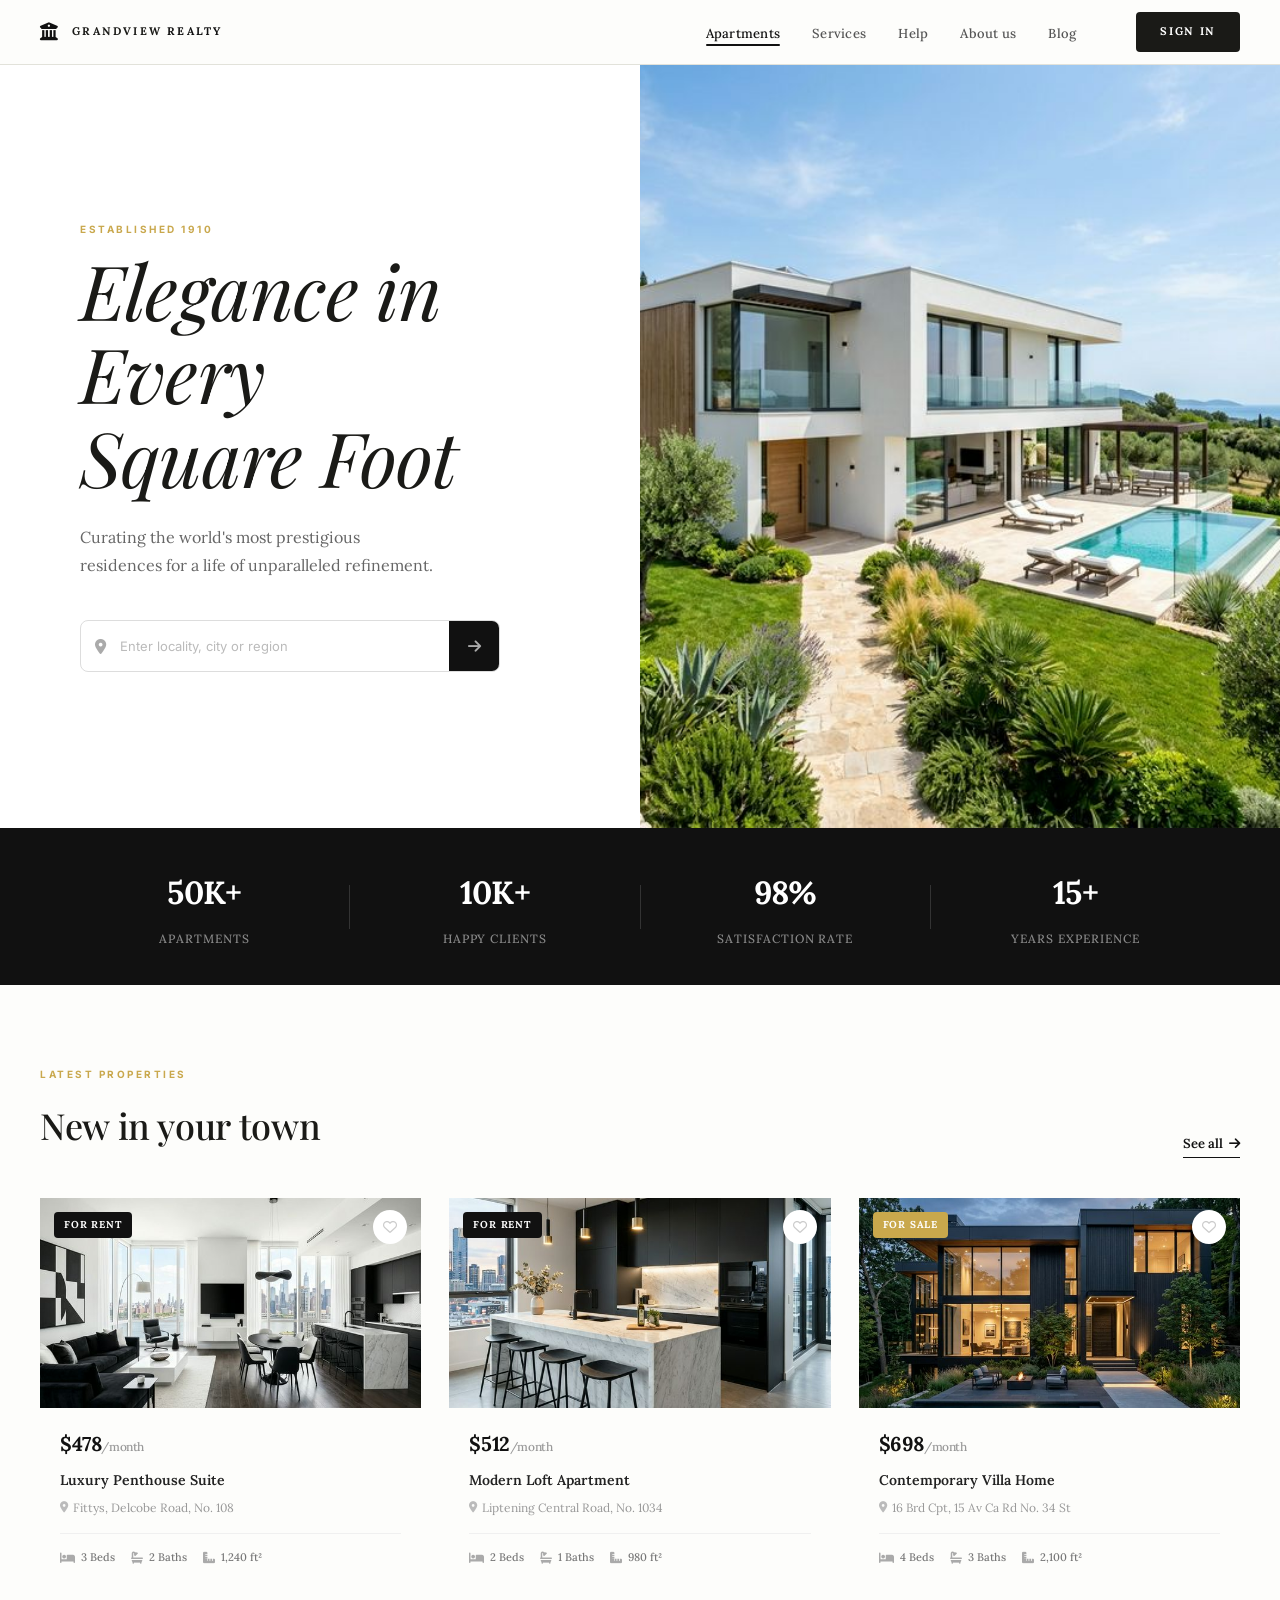
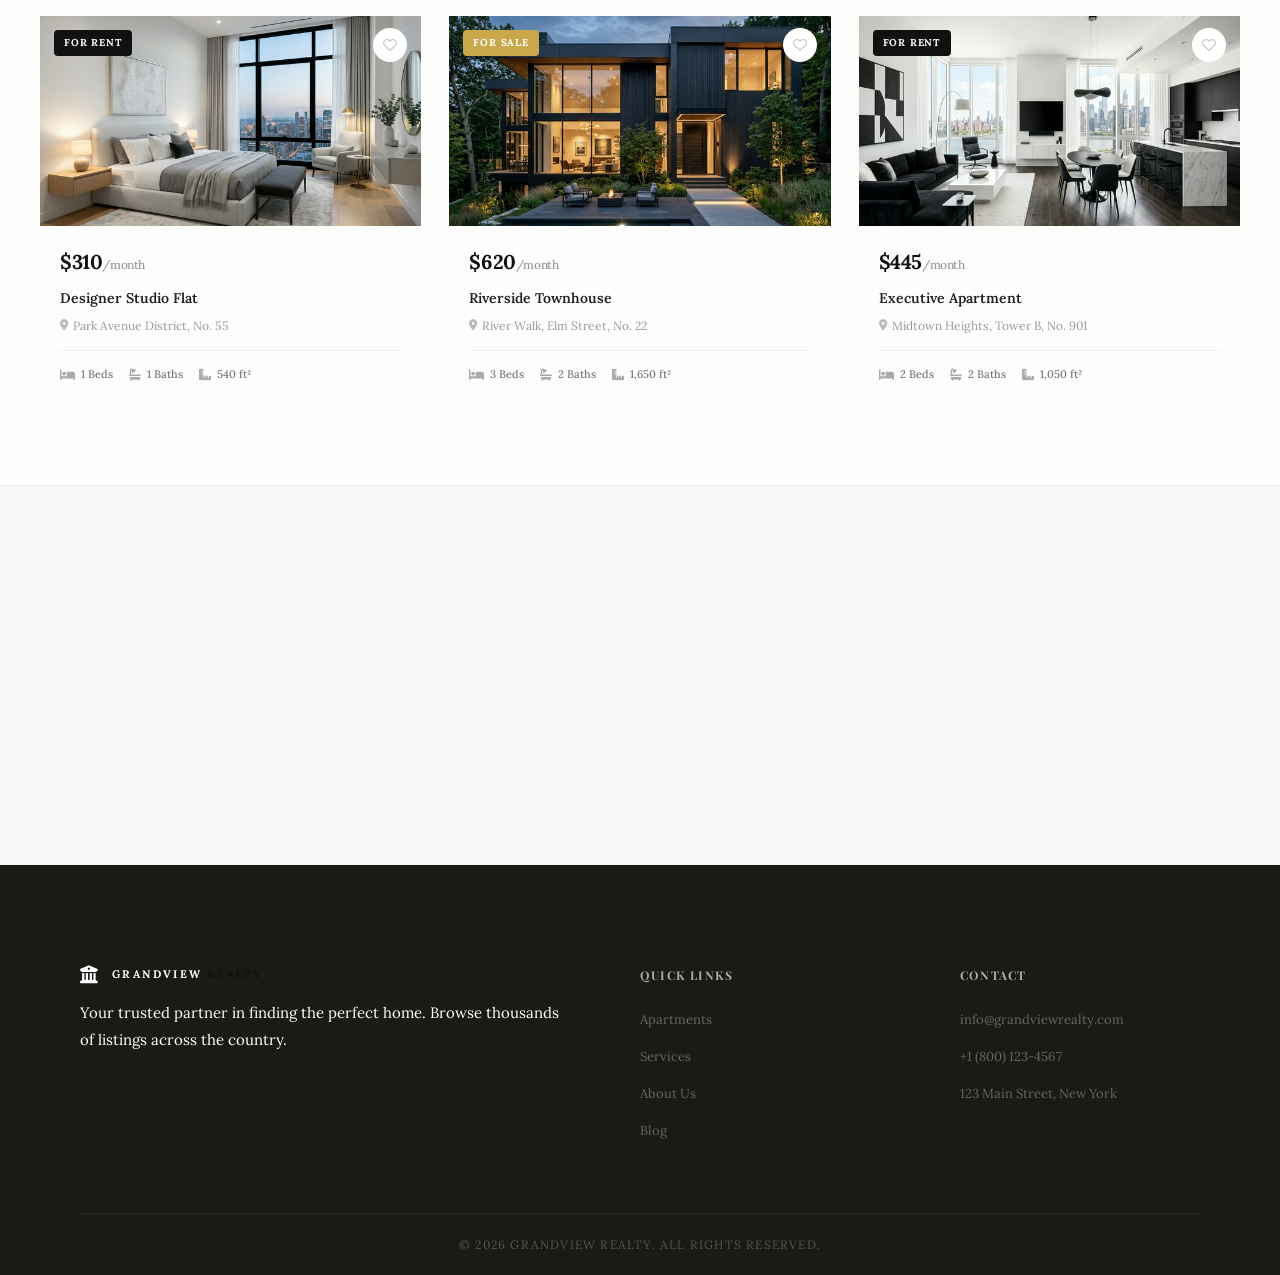
<file: index.html>
<!DOCTYPE html>
<html lang="en">
<head>
  <meta charset="UTF-8" />
  <meta name="viewport" content="width=device-width, initial-scale=1.0"/>
  <title>Grandview Realty – Find Your Perfect Home</title>
  <meta name="description" content="Grandview Realty helps you find your perfect home. Browse thousands of apartments, houses, and commercial spaces."/>
  <link rel="stylesheet" href="style.css"/>
  <link href="https://fonts.googleapis.com/css2?family=Inter:wght@300;400;500;600;700;800;900&family=Lora:ital,wght@0,400..700;1,400..700&family=Playfair+Display:ital,wght@0,400..900;1,400..900&display=swap" rel="stylesheet"/>
  <link rel="stylesheet" href="https://cdnjs.cloudflare.com/ajax/libs/font-awesome/6.5.0/css/all.min.css"/>
</head>
<body>

  <!-- NAV -->
  <nav class="navbar">
    <div class="nav-inner">
      <div class="logo">
        <i class="fa-solid fa-building-columns"></i>
        <span>GRANDVIEW <strong>REALTY</strong></span>
      </div>
      <ul class="nav-links">
        <li><a href="index.html" class="active">Apartments</a></li>
        <li><a href="services.html">Services</a></li>
        <li><a href="help.html">Help</a></li>
        <li><a href="about.html">About us</a></li>
        <li><a href="blog.html">Blog</a></li>
      </ul>
      <a href="property.html" class="btn-signin">Sign in</a>
    </div>
  </nav>

  <!-- HERO -->
  <section class="hero">
    <div class="hero-content">
      <p class="section-eyebrow">ESTABLISHED 1910</p>
      <h1 class="hero-title">Elegance in Every<br>Square Foot</h1>
      <p class="hero-sub">Curating the world's most prestigious residences for a life of unparalleled refinement.</p>
      <div class="search-bar">
        <i class="fa-solid fa-location-dot"></i>
        <input type="text" id="heroSearch" placeholder="Enter locality, city or region" oninput="filterHero(this.value)"/>
        <button id="heroSearchBtn" onclick="filterHero(document.getElementById('heroSearch').value)">
          <i class="fa-solid fa-arrow-right"></i>
        </button>
      </div>
    </div>
    <div class="hero-image">
      <img src="hero.png" alt="Luxury Modern Villa"/>
    </div>
  </section>

  <!-- STATS -->
  <section class="stats">
    <div class="stat-item">
      <span class="stat-num">50K+</span>
      <span class="stat-lbl">Apartments</span>
    </div>
    <div class="divider"></div>
    <div class="stat-item">
      <span class="stat-num">10K+</span>
      <span class="stat-lbl">Happy Clients</span>
    </div>
    <div class="divider"></div>
    <div class="stat-item">
      <span class="stat-num">98%</span>
      <span class="stat-lbl">Satisfaction Rate</span>
    </div>
    <div class="divider"></div>
    <div class="stat-item">
      <span class="stat-num">15+</span>
      <span class="stat-lbl">Years Experience</span>
    </div>
  </section>

  <!-- NEW IN TOWN -->
  <section class="listings-section">
    <div class="listings-header">
      <div>
        <p class="section-eyebrow">LATEST PROPERTIES</p>
        <h2 class="section-title">New in your town</h2>
      </div>
      <a href="#" class="see-all">See all <i class="fa-solid fa-arrow-right"></i></a>
    </div>

    <div class="property-grid" id="property-list"></div>
  </section>

  <!-- FOOTER -->
  <!-- FOOTER MAP SECTION -->
  <section class="footer-top-map">
    <iframe 
      src="https://www.google.com/maps/embed?pb=!1m18!1m12!1m3!1d193595.67327375263!2d-74.11976378411139!3d40.69767006764516!2m3!1f0!2f0!3f0!3m2!1i1024!2i768!4f13.1!3m3!1m2!1s0x89c24fa5d33f083b%3A0xc80b8f06e177fe62!2sNew%20York%2C%20NY%2C%20USA!5e0!3m2!1sen!2sin!4v1700000000000!5m2!1sen!2sin" 
      allowfullscreen="" loading="lazy">
    </iframe>
  </section>

  <footer class="footer">
    <div class="footer-inner">
      <div class="footer-brand">
        <div class="logo">
          <i class="fa-solid fa-building-columns"></i>
          <span>GRANDVIEW <strong>REALTY</strong></span>
        </div>
        <p>Your trusted partner in finding the perfect home. Browse thousands of listings across the country.</p>
      </div>
      <div class="footer-links">
        <h4>Quick Links</h4>
        <ul>
          <li><a href="#">Apartments</a></li>
          <li><a href="#">Services</a></li>
          <li><a href="#">About Us</a></li>
          <li><a href="#">Blog</a></li>
        </ul>
      </div>
      <div class="footer-links">
        <h4>Contact</h4>
        <ul>
          <li><a href="#">info@grandviewrealty.com</a></li>
          <li><a href="#">+1 (800) 123-4567</a></li>
          <li><a href="#">123 Main Street, New York</a></li>
        </ul>
      </div>
    </div>
    <div class="footer-bottom">
      <p>&copy; 2026 Grandview Realty. All rights reserved.</p>
    </div>
  </footer>

  <script src="script.js"></script>
  <script>
    function filterHero(val) {
      const filtered = properties.filter(p =>
        p.location.toLowerCase().includes(val.toLowerCase()) ||
        p.title.toLowerCase().includes(val.toLowerCase())
      );
      displayProperties(filtered);
    }
  </script>
</body>
</html>
</file>
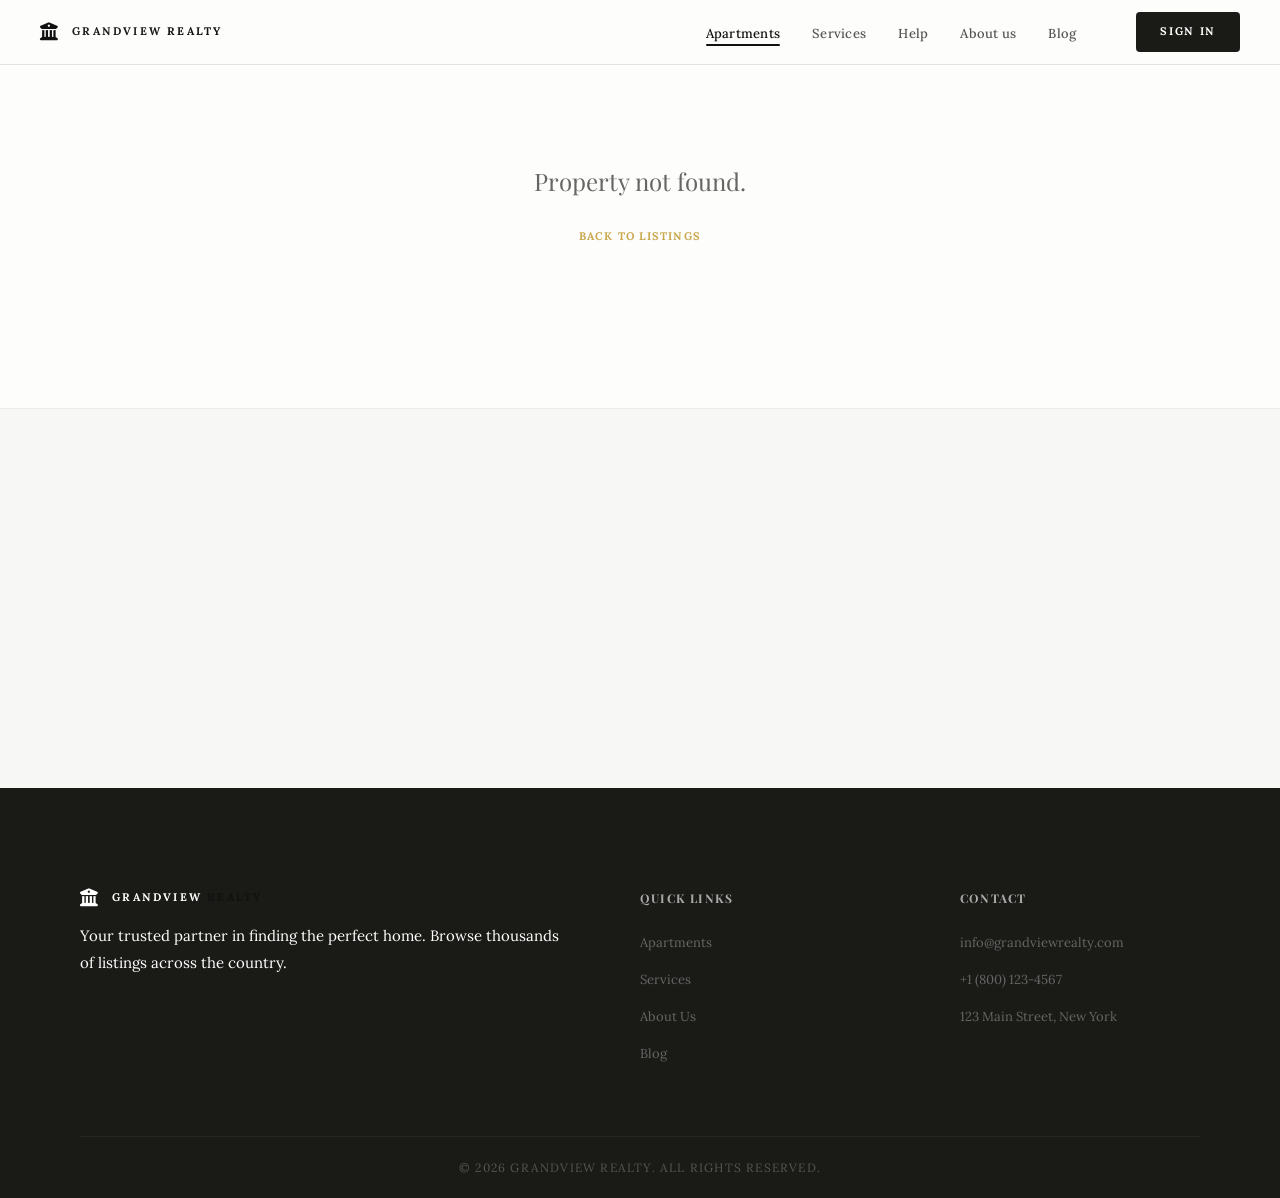
<file: detail.html>
<!DOCTYPE html>
<html lang="en">
<head>
  <meta charset="UTF-8"/>
  <meta name="viewport" content="width=device-width, initial-scale=1.0"/>
  <title>Property Detail – Grandview Realty</title>
  <meta name="description" content="View full details, photos, and contact information for this property listing."/>
  <link rel="stylesheet" href="style.css"/>
  <link href="https://fonts.googleapis.com/css2?family=Inter:wght@300;400;500;600;700;800;900&family=Lora:ital,wght@0,400..700;1,400..700&family=Playfair+Display:ital,wght@0,400..900;1,400..900&display=swap" rel="stylesheet"/>
  <link rel="stylesheet" href="https://cdnjs.cloudflare.com/ajax/libs/font-awesome/6.5.0/css/all.min.css"/>
</head>
<body>

  <!-- NAV -->
  <nav class="navbar">
    <div class="nav-inner">
      <div class="logo">
        <i class="fa-solid fa-building-columns"></i>
        <span>GRANDVIEW <strong>REALTY</strong></span>
      </div>
      <ul class="nav-links">
        <li><a href="index.html" class="active">Apartments</a></li>
        <li><a href="services.html">Services</a></li>
        <li><a href="help.html">Help</a></li>
        <li><a href="about.html">About us</a></li>
        <li><a href="blog.html">Blog</a></li>
      </ul>
      <a href="property.html" class="btn-signin">Sign in</a>
    </div>
  </nav>

  <!-- DETAIL CONTENT (rendered by JS) -->
  <div id="detail-root"></div>

  <!-- FOOTER MAP -->
  <section class="footer-top-map">
    <iframe 
      src="https://www.google.com/maps/embed?pb=!1m18!1m12!1m3!1d193595.67327375263!2d-74.11976378411139!3d40.69767006764516!2m3!1f0!2f0!3f0!3m2!1i1024!2i768!4f13.1!3m3!1m2!1s0x89c24fa5d33f083b%3A0xc80b8f06e177fe62!2sNew%20York%2C%20NY%2C%20USA!5e0!3m2!1sen!2sin!4v1700000000000!5m2!1sen!2sin" 
      allowfullscreen="" loading="lazy">
    </iframe>
  </section>

  <footer class="footer">
    <div class="footer-inner">
      <div class="footer-brand">
        <div class="logo">
          <i class="fa-solid fa-building-columns"></i>
          <span>GRANDVIEW <strong>REALTY</strong></span>
        </div>
        <p>Your trusted partner in finding the perfect home. Browse thousands of listings across the country.</p>
      </div>
      <div class="footer-links">
        <h4>Quick Links</h4>
        <ul>
          <li><a href="index.html">Apartments</a></li>
          <li><a href="#">Services</a></li>
          <li><a href="#">About Us</a></li>
          <li><a href="#">Blog</a></li>
        </ul>
      </div>
      <div class="footer-links">
        <h4>Contact</h4>
        <ul>
          <li><a href="#">info@grandviewrealty.com</a></li>
          <li><a href="#">+1 (800) 123-4567</a></li>
          <li><a href="#">123 Main Street, New York</a></li>
        </ul>
      </div>
    </div>
    <div class="footer-bottom">
      <p>&copy; 2026 Grandview Realty. All rights reserved.</p>
    </div>
  </footer>

  <script src="script.js"></script>
</body>
</html>
</file>
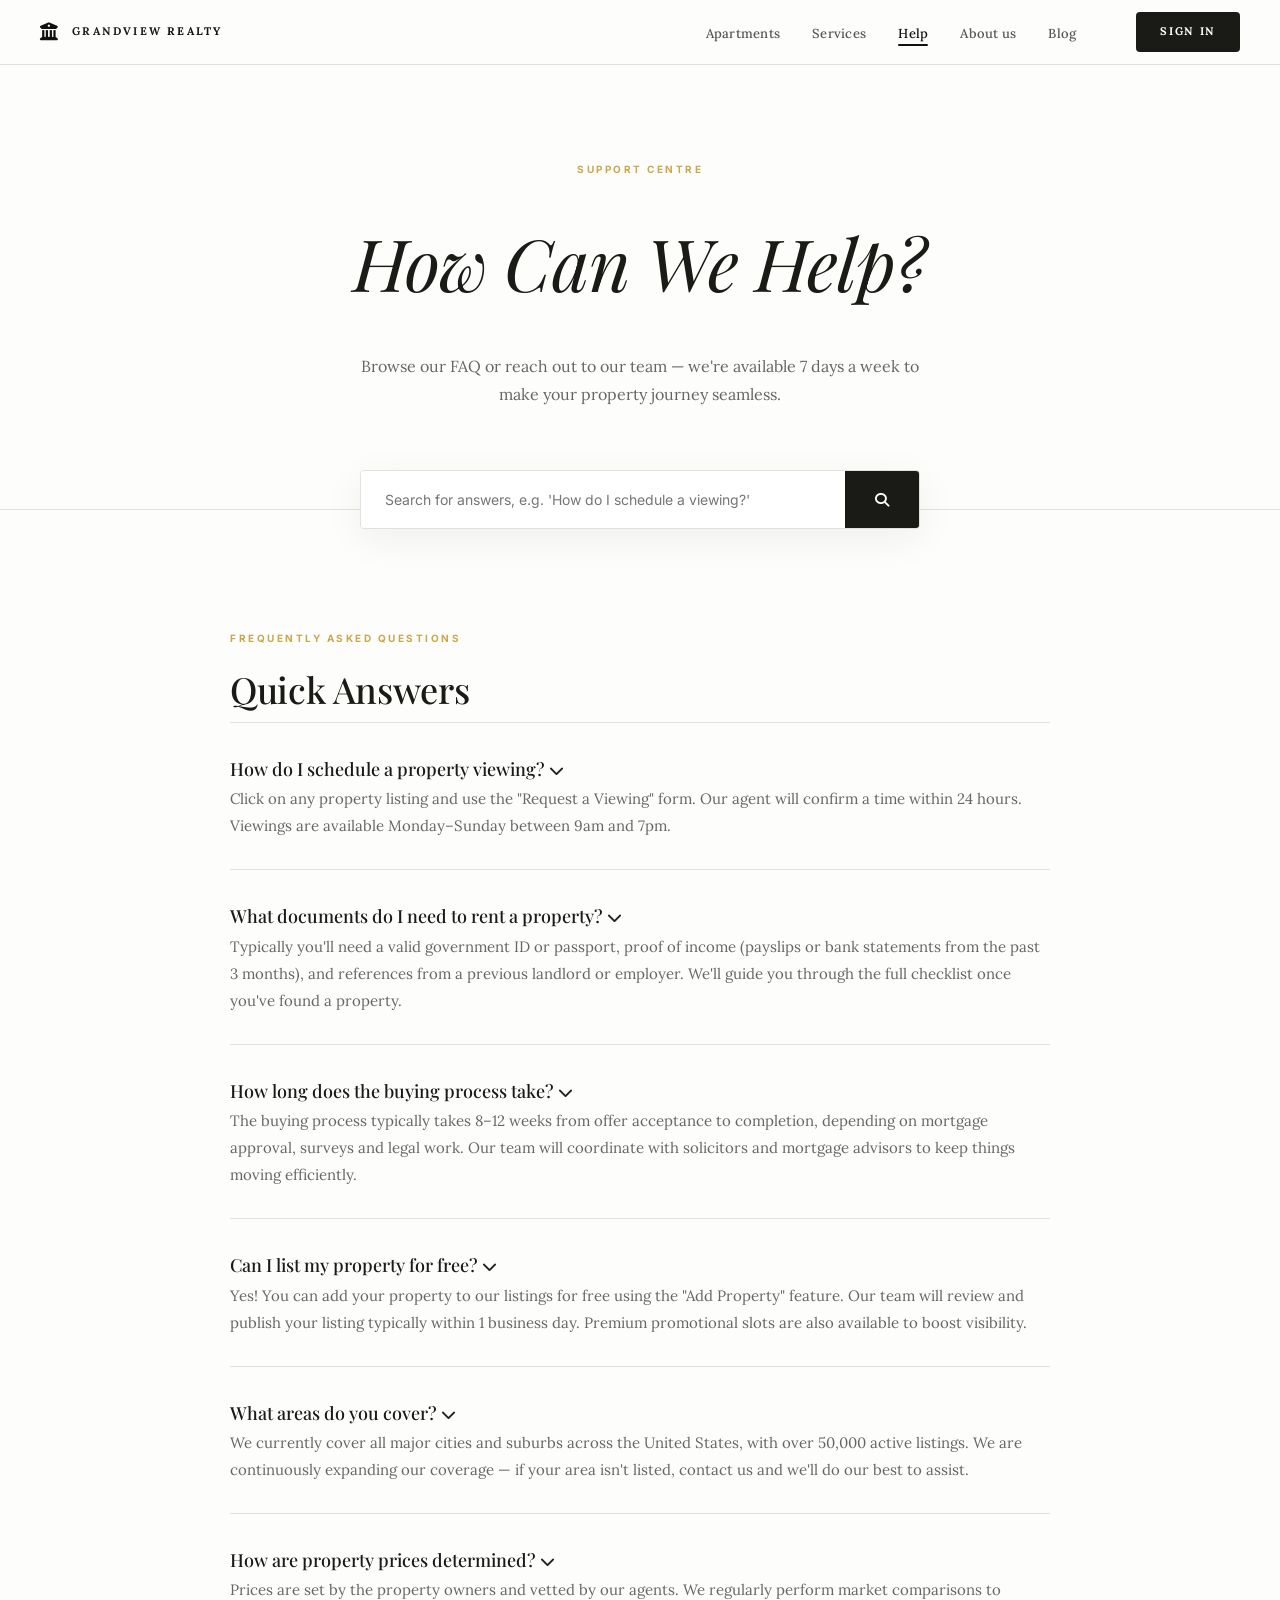
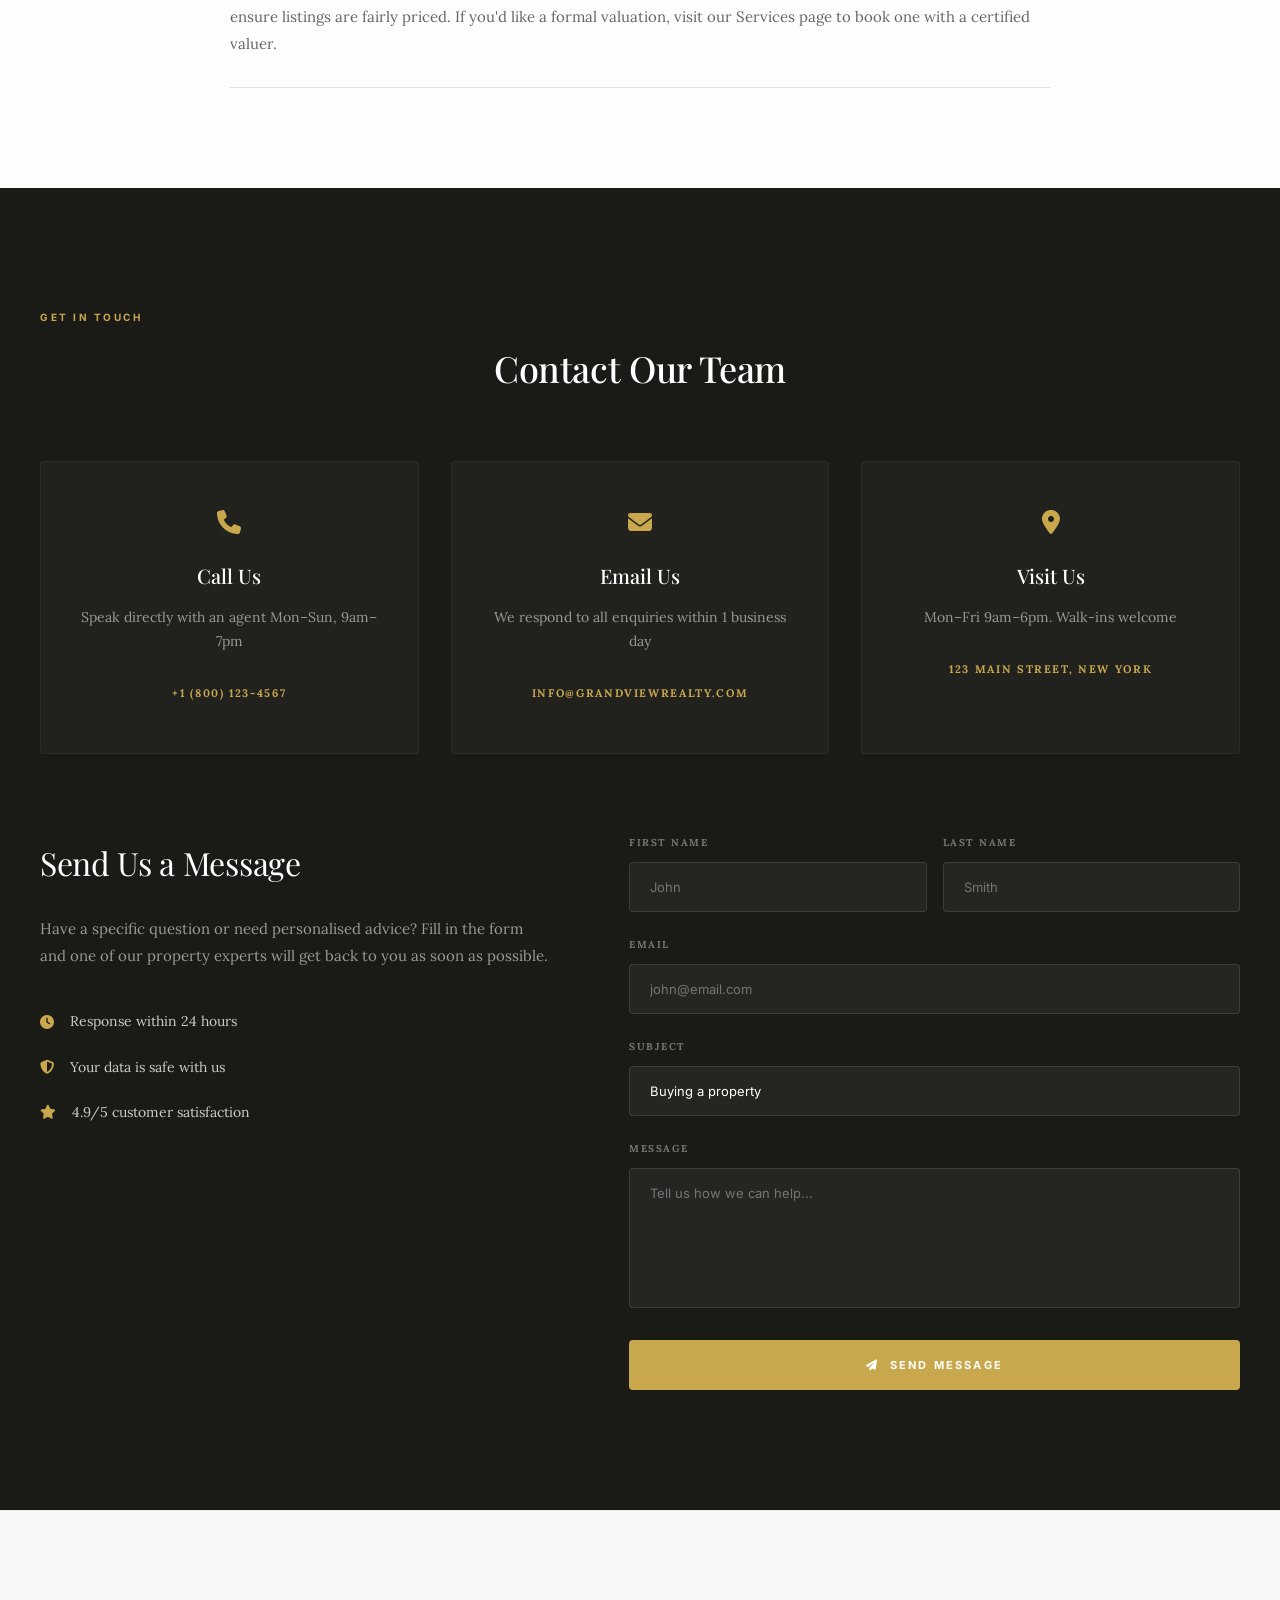
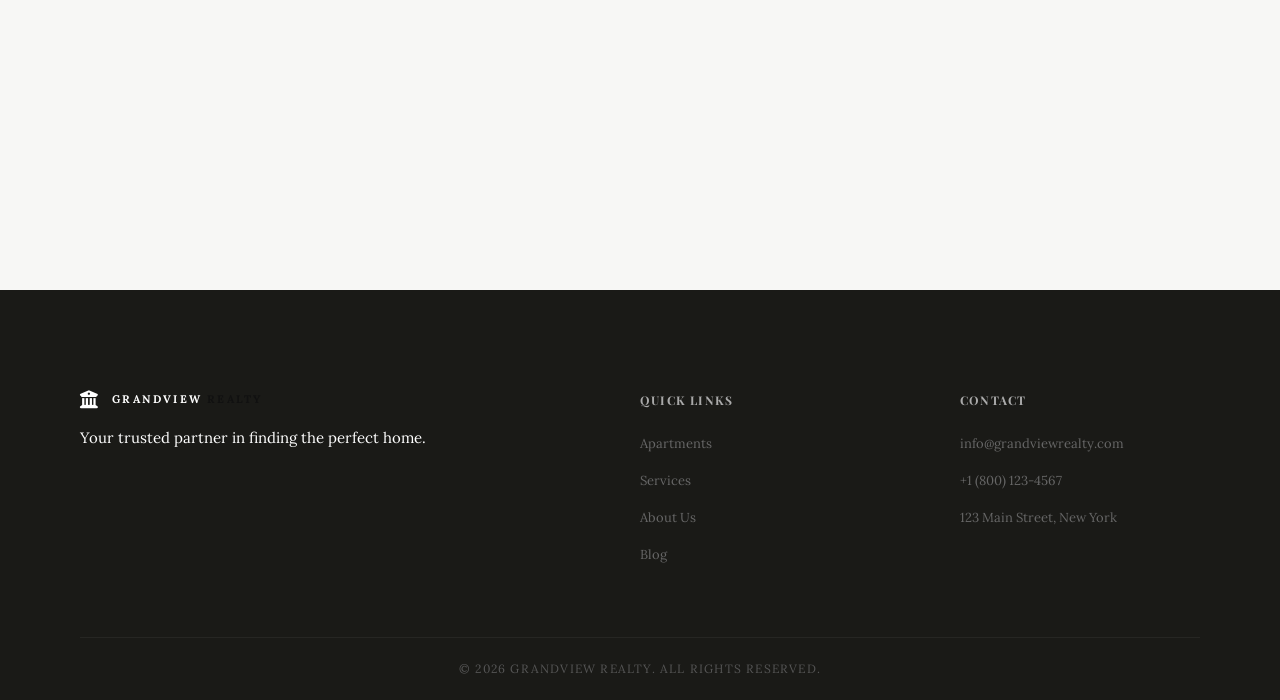
<file: help.html>
<!DOCTYPE html>
<html lang="en">
<head>
  <meta charset="UTF-8"/>
  <meta name="viewport" content="width=device-width, initial-scale=1.0"/>
  <title>Help & Support – Grandview Realty</title>
  <meta name="description" content="Get help with buying, renting, and selling properties. Browse FAQs or contact our support team directly."/>
  <link rel="stylesheet" href="style.css"/>
  <link href="https://fonts.googleapis.com/css2?family=Inter:wght@300;400;500;600;700;800;900&family=Lora:ital,wght@0,400..700;1,400..700&family=Playfair+Display:ital,wght@0,400..900;1,400..900&display=swap" rel="stylesheet"/>
  <link rel="stylesheet" href="https://cdnjs.cloudflare.com/ajax/libs/font-awesome/6.5.0/css/all.min.css"/>
  <style>
    .page-hero {
      background: var(--classic-bg);
      color: var(--classic-dark);
      text-align: center;
      padding: 160px 40px 100px;
      border-bottom: 1px solid var(--classic-border);
      position: relative;
    }
    .page-hero::after {
      content: '';
      position: absolute;
      bottom: 20px;
      left: 50%;
      transform: translateX(-50%);
      width: 60px;
      height: 1px;
      background: var(--classic-accent);
    }
    .page-hero .eyebrow {
      font-size: 10px;
      letter-spacing: 0.25em;
      text-transform: uppercase;
      color: var(--classic-accent);
      font-weight: 700;
      margin-bottom: 20px;
      font-family: 'Inter', sans-serif;
    }
    .page-hero h1 {
      font-family: 'Playfair Display', serif;
      font-size: clamp(40px, 6vw, 72px);
      font-weight: 400;
      font-style: italic;
      letter-spacing: -0.01em;
      margin-bottom: 24px;
      color: var(--classic-dark);
    }
    .page-hero p {
      font-size: 16px;
      color: var(--classic-muted);
      max-width: 600px;
      margin: 0 auto;
      line-height: 1.8;
      font-family: 'Lora', serif;
    }

    /* Search */
    .help-search-wrap {
      max-width: 600px;
      margin: -40px auto 0;
      padding: 0 20px;
      position: relative;
      z-index: 10;
    }
    .help-search {
      display: flex;
      background: #fff;
      border: 1px solid var(--classic-border);
      border-radius: 4px;
      overflow: hidden;
      box-shadow: 0 10px 40px rgba(0,0,0,0.06);
    }
    .help-search input {
      flex: 1;
      border: none;
      outline: none;
      padding: 20px 24px;
      font-family: 'Inter', sans-serif;
      font-size: 14px;
      color: var(--classic-dark);
    }
    .help-search button {
      padding: 0 30px;
      background: var(--classic-dark);
      border: none;
      color: #fff;
      font-size: 14px;
      cursor: pointer;
      transition: all 0.3s;
    }
    .help-search button:hover { background: var(--classic-accent); }

    /* FAQ */
    .faq-section {
      max-width: 900px;
      margin: 100px auto;
      padding: 0 40px;
    }
    .faq-item {
      border-top: 1px solid var(--classic-border);
      padding: 30px 0;
    }
    .faq-item:last-child { border-bottom: 1px solid var(--classic-border); }
    .faq-q span {
      font-family: 'Playfair Display', serif;
      font-size: 18px;
      font-weight: 500;
      color: var(--classic-dark);
    }
    .faq-a {
      font-family: 'Lora', serif;
      font-size: 15px;
      color: var(--classic-muted);
      line-height: 1.8;
    }

    /* Contact section */
    .contact-section {
      background: #1a1a17;
      padding: 120px 40px;
      color: #fff;
    }
    .contact-inner { max-width: 1200px; margin: 0 auto; }
    .contact-inner .section-title { color: #fff; margin-bottom: 60px; text-align: center; }
    .contact-cards {
      display: grid;
      grid-template-columns: repeat(3, 1fr);
      gap: 32px;
      margin-bottom: 80px;
    }
    .contact-opt {
      background: rgba(255,255,255,0.03);
      border: 1px solid rgba(255,255,255,0.05);
      border-radius: 4px;
      padding: 48px 32px;
      text-align: center;
      transition: all 0.4s;
    }
    .contact-opt:hover { 
      transform: translateY(-8px); 
      background: rgba(255,255,255,0.05);
      border-color: var(--classic-accent);
    }
    .contact-opt i { font-size: 24px; color: var(--classic-accent); margin-bottom: 24px; display: block; }
    .contact-opt h4 { 
      font-family: 'Playfair Display', serif;
      font-size: 20px; 
      font-weight: 500; 
      margin-bottom: 12px; 
      color: #fff; 
    }
    .contact-opt p { font-size: 14px; color: #999; line-height: 1.7; margin-bottom: 24px; }
    .contact-opt .contact-link {
      font-size: 11px; font-weight: 700; color: var(--classic-accent);
      text-transform: uppercase; letter-spacing: 0.15em;
    }

    /* Contact form */
    .contact-form-grid {
      display: grid;
      grid-template-columns: 1fr 1.2fr;
      gap: 80px;
      align-items: start;
    }
    .contact-form-info h3 {
      font-family: 'Playfair Display', serif;
      font-size: 32px; font-weight: 400; color: #fff;
      margin-bottom: 24px; letter-spacing: -0.01em;
    }
    .contact-form-info p { font-size: 15px; color: #999; line-height: 1.8; margin-bottom: 40px; }
    .info-row {
      display: flex; align-items: center; gap: 16px;
      margin-bottom: 20px; font-size: 14px; color: #ccc;
    }
    .info-row i { color: var(--classic-accent); }

    .contact-form-box .form-group { margin-bottom: 24px; }
    .contact-form-box label {
      display: block; font-size: 10px; font-weight: 700;
      text-transform: uppercase; letter-spacing: .15em;
      color: #777; margin-bottom: 10px;
    }
    .contact-form-box input,
    .contact-form-box select,
    .contact-form-box textarea {
      width: 100%; border: 1px solid rgba(255,255,255,0.1); border-radius: 4px;
      padding: 16px 20px; font-family: 'Inter', sans-serif;
      font-size: 13px; color: #fff; outline: none; background: rgba(255,255,255,0.05);
      transition: all 0.3s;
    }
    .contact-form-box input:focus,
    .contact-form-box select:focus,
    .contact-form-box textarea:focus {
      border-color: var(--classic-accent); background: rgba(255,255,255,0.08);
    }
    .contact-form-box textarea { resize: none; height: 140px; }
    .send-btn {
      width: 100%; padding: 18px; background: var(--classic-accent); color: #fff;
      border: none; border-radius: 4px; font-family: 'Inter', sans-serif;
      font-size: 11px; font-weight: 700; cursor: pointer; letter-spacing: .2em;
      text-transform: uppercase;
      transition: all 0.3s;
    }
    .send-btn:hover { background: #fff; color: var(--classic-dark); transform: translateY(-3px); }

    @media (max-width: 768px) {
      .contact-cards { grid-template-columns: 1fr; }
      .contact-form-grid { grid-template-columns: 1fr; }
    }
  </style>
</head>
<body>

  <nav class="navbar">
    <div class="nav-inner">
      <a href="index.html" class="logo">
        <i class="fa-solid fa-building-columns"></i>
        <span>GRANDVIEW <strong>REALTY</strong></span>
      </a>
      <ul class="nav-links">
        <li><a href="index.html">Apartments</a></li>
        <li><a href="services.html">Services</a></li>
        <li><a href="help.html" class="active">Help</a></li>
        <li><a href="about.html">About us</a></li>
        <li><a href="blog.html">Blog</a></li>
      </ul>
      <a href="property.html" class="btn-signin">Sign in</a>
    </div>
  </nav>

  <section class="page-hero">
    <p class="eyebrow">Support Centre</p>
    <h1>How Can We Help?</h1>
    <p>Browse our FAQ or reach out to our team — we're available 7 days a week to make your property journey seamless.</p>
  </section>

  <div class="help-search-wrap">
    <div class="help-search">
      <input type="text" placeholder="Search for answers, e.g. 'How do I schedule a viewing?'"/>
      <button><i class="fa-solid fa-magnifying-glass"></i></button>
    </div>
  </div>

  <!-- FAQ -->
  <div class="faq-section">
    <p class="section-eyebrow">FREQUENTLY ASKED QUESTIONS</p>
    <h2 class="section-title">Quick Answers</h2>

    <div class="faq-item open">
      <div class="faq-q" onclick="toggleFaq(this)">
        <span>How do I schedule a property viewing?</span>
        <i class="fa-solid fa-chevron-down"></i>
      </div>
      <div class="faq-a">Click on any property listing and use the "Request a Viewing" form. Our agent will confirm a time within 24 hours. Viewings are available Monday–Sunday between 9am and 7pm.</div>
    </div>
    <div class="faq-item">
      <div class="faq-q" onclick="toggleFaq(this)">
        <span>What documents do I need to rent a property?</span>
        <i class="fa-solid fa-chevron-down"></i>
      </div>
      <div class="faq-a">Typically you'll need a valid government ID or passport, proof of income (payslips or bank statements from the past 3 months), and references from a previous landlord or employer. We'll guide you through the full checklist once you've found a property.</div>
    </div>
    <div class="faq-item">
      <div class="faq-q" onclick="toggleFaq(this)">
        <span>How long does the buying process take?</span>
        <i class="fa-solid fa-chevron-down"></i>
      </div>
      <div class="faq-a">The buying process typically takes 8–12 weeks from offer acceptance to completion, depending on mortgage approval, surveys and legal work. Our team will coordinate with solicitors and mortgage advisors to keep things moving efficiently.</div>
    </div>
    <div class="faq-item">
      <div class="faq-q" onclick="toggleFaq(this)">
        <span>Can I list my property for free?</span>
        <i class="fa-solid fa-chevron-down"></i>
      </div>
      <div class="faq-a">Yes! You can add your property to our listings for free using the "Add Property" feature. Our team will review and publish your listing typically within 1 business day. Premium promotional slots are also available to boost visibility.</div>
    </div>
    <div class="faq-item">
      <div class="faq-q" onclick="toggleFaq(this)">
        <span>What areas do you cover?</span>
        <i class="fa-solid fa-chevron-down"></i>
      </div>
      <div class="faq-a">We currently cover all major cities and suburbs across the United States, with over 50,000 active listings. We are continuously expanding our coverage — if your area isn't listed, contact us and we'll do our best to assist.</div>
    </div>
    <div class="faq-item">
      <div class="faq-q" onclick="toggleFaq(this)">
        <span>How are property prices determined?</span>
        <i class="fa-solid fa-chevron-down"></i>
      </div>
      <div class="faq-a">Prices are set by the property owners and vetted by our agents. We regularly perform market comparisons to ensure listings are fairly priced. If you'd like a formal valuation, visit our Services page to book one with a certified valuer.</div>
    </div>
  </div>

  <!-- CONTACT -->
  <section class="contact-section">
    <div class="contact-inner">
      <p class="section-eyebrow">GET IN TOUCH</p>
      <h2 class="section-title">Contact Our Team</h2>

      <div class="contact-cards">
        <div class="contact-opt">
          <i class="fa-solid fa-phone"></i>
          <h4>Call Us</h4>
          <p>Speak directly with an agent Mon–Sun, 9am–7pm</p>
          <a href="tel:+18001234567" class="contact-link">+1 (800) 123-4567</a>
        </div>
        <div class="contact-opt">
          <i class="fa-solid fa-envelope"></i>
          <h4>Email Us</h4>
          <p>We respond to all enquiries within 1 business day</p>
          <a href="mailto:info@grandviewrealty.com" class="contact-link">info@grandviewrealty.com</a>
        </div>
        <div class="contact-opt">
          <i class="fa-solid fa-location-dot"></i>
          <h4>Visit Us</h4>
          <p>Mon–Fri 9am–6pm. Walk-ins welcome</p>
          <a href="#" class="contact-link">123 Main Street, New York</a>
        </div>
      </div>

      <div class="contact-form-grid">
        <div class="contact-form-info">
          <h3>Send Us a Message</h3>
          <p>Have a specific question or need personalised advice? Fill in the form and one of our property experts will get back to you as soon as possible.</p>
          <div class="info-row"><i class="fa-solid fa-clock"></i> Response within 24 hours</div>
          <div class="info-row"><i class="fa-solid fa-shield-halved"></i> Your data is safe with us</div>
          <div class="info-row"><i class="fa-solid fa-star"></i> 4.9/5 customer satisfaction</div>
        </div>
        <div class="contact-form-box">
          <div class="form-row">
            <div class="form-group"><label>First Name</label><input type="text" id="hf-fname" placeholder="John"/></div>
            <div class="form-group"><label>Last Name</label><input type="text" id="hf-lname" placeholder="Smith"/></div>
          </div>
          <div class="form-group"><label>Email</label><input type="email" id="hf-email" placeholder="john@email.com"/></div>
          <div class="form-group"><label>Subject</label>
            <select id="hf-subject">
              <option>Buying a property</option>
              <option>Renting a property</option>
              <option>Selling a property</option>
              <option>Property valuation</option>
              <option>General enquiry</option>
            </select>
          </div>
          <div class="form-group"><label>Message</label><textarea id="hf-msg" placeholder="Tell us how we can help..."></textarea></div>
          <button class="send-btn" onclick="sendHelpForm()"><i class="fa-solid fa-paper-plane"></i> &nbsp;Send Message</button>
        </div>
      </div>
    </div>
  </section>

  <!-- FOOTER MAP -->
  <section class="footer-top-map">
    <iframe 
      src="https://www.google.com/maps/embed?pb=!1m18!1m12!1m3!1d193595.67327375263!2d-74.11976378411139!3d40.69767006764516!2m3!1f0!2f0!3f0!3m2!1i1024!2i768!4f13.1!3m3!1m2!1s0x89c24fa5d33f083b%3A0xc80b8f06e177fe62!2sNew%20York%2C%20NY%2C%20USA!5e0!3m2!1sen!2sin!4v1700000000000!5m2!1sen!2sin" 
      allowfullscreen="" loading="lazy">
    </iframe>
  </section>

  <footer class="footer">
    <div class="footer-inner">
      <div class="footer-brand">
        <div class="logo"><i class="fa-solid fa-building-columns"></i><span>GRANDVIEW <strong>REALTY</strong></span></div>
        <p>Your trusted partner in finding the perfect home.</p>
      </div>
      <div class="footer-links">
        <h4>Quick Links</h4>
        <ul>
          <li><a href="index.html">Apartments</a></li>
          <li><a href="services.html">Services</a></li>
          <li><a href="about.html">About Us</a></li>
          <li><a href="blog.html">Blog</a></li>
        </ul>
      </div>
      <div class="footer-links">
        <h4>Contact</h4>
        <ul>
          <li><a href="#">info@grandviewrealty.com</a></li>
          <li><a href="#">+1 (800) 123-4567</a></li>
          <li><a href="#">123 Main Street, New York</a></li>
        </ul>
      </div>
    </div>
    <div class="footer-bottom"><p>&copy; 2026 Grandview Realty. All rights reserved.</p></div>
  </footer>

  <script>
    function toggleFaq(el) {
      const item = el.closest('.faq-item');
      const isOpen = item.classList.contains('open');
      document.querySelectorAll('.faq-item').forEach(i => i.classList.remove('open'));
      if (!isOpen) item.classList.add('open');
    }
    function sendHelpForm() {
      const email = document.getElementById('hf-email').value.trim();
      if (!email) { alert('Please enter your email.'); return; }
      const t = document.createElement('div');
      t.className = 'toast show';
      t.style.cssText = 'position:fixed;bottom:30px;right:30px;background:#111;color:#fff;padding:14px 22px;border-radius:8px;font-family:Inter,sans-serif;font-size:14px;font-weight:600;box-shadow:0 8px 24px rgba(0,0,0,0.2);z-index:999;';
      t.textContent = '✓ Message sent! We\'ll reply within 24 hours.';
      document.body.appendChild(t);
      setTimeout(() => t.remove(), 3000);
      ['hf-fname','hf-lname','hf-email','hf-msg'].forEach(id => { document.getElementById(id).value = ''; });
    }
  </script>

</body>
</html>
</file>
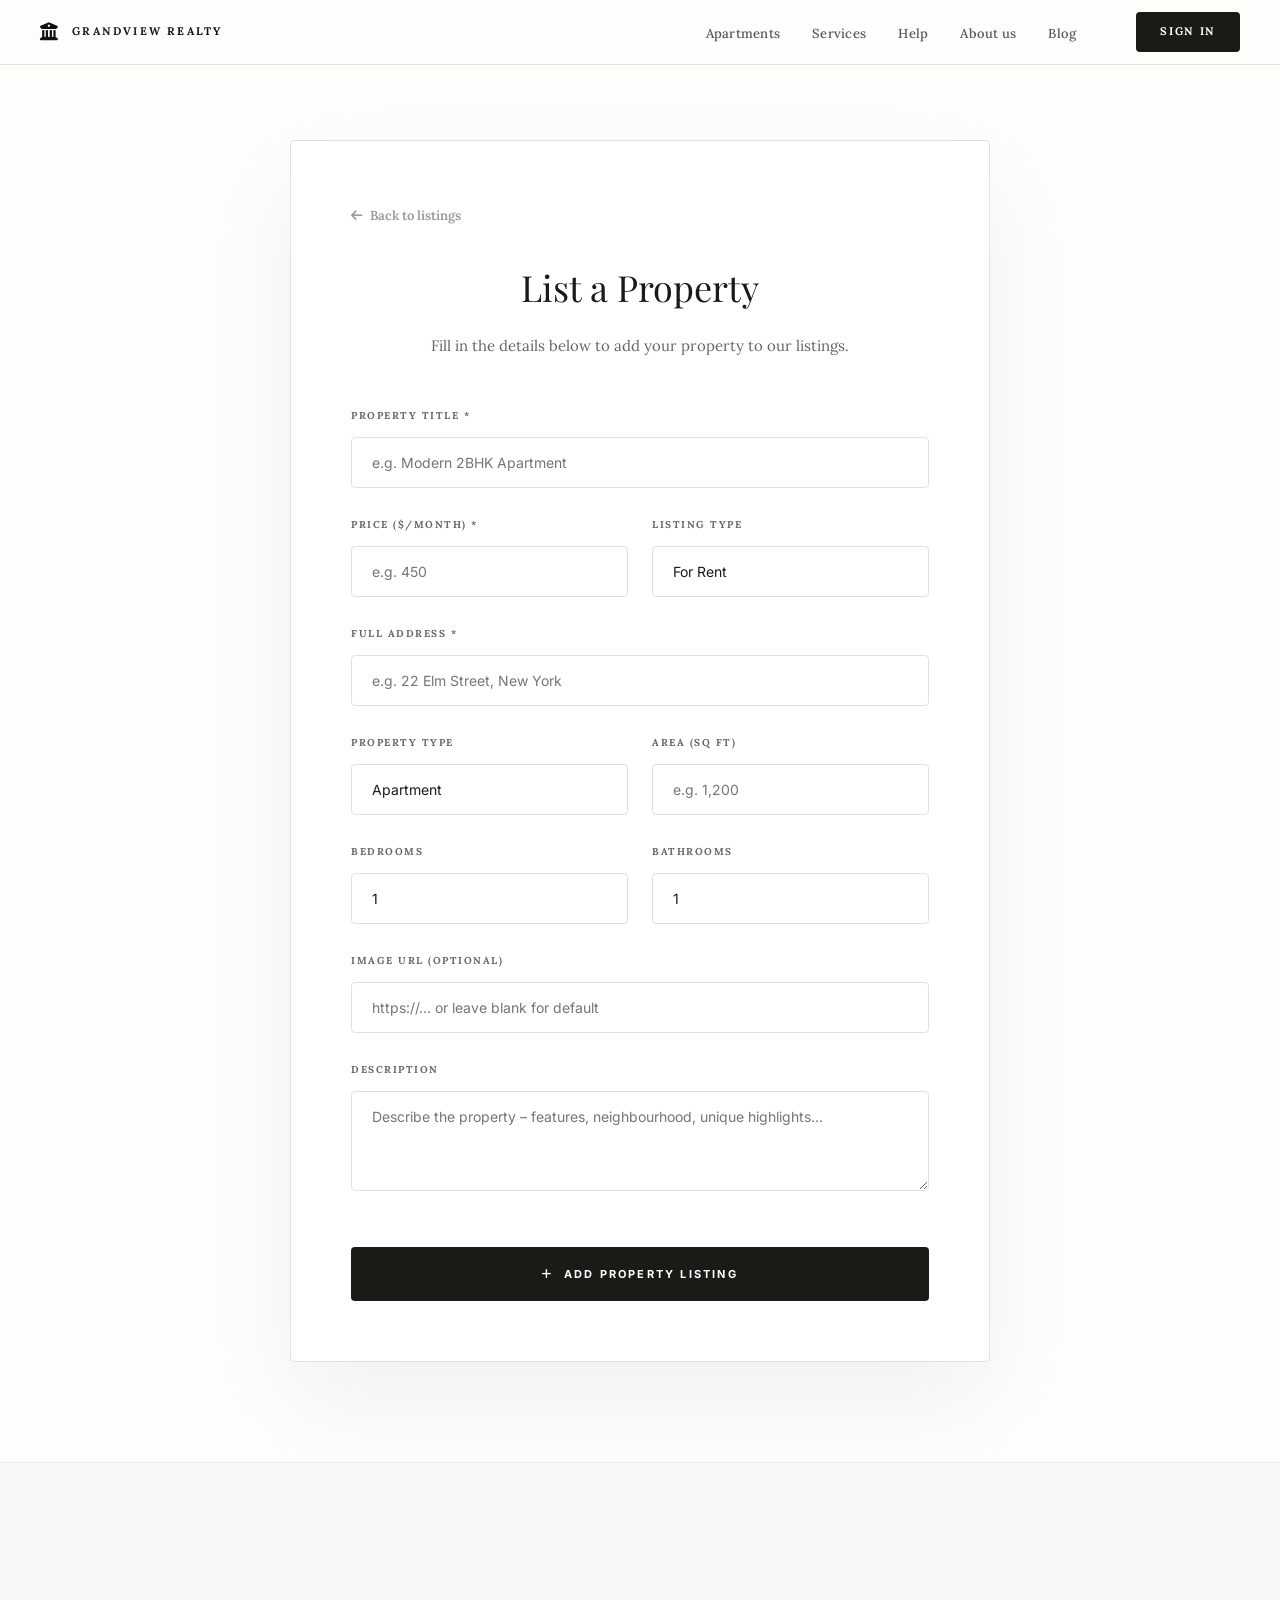
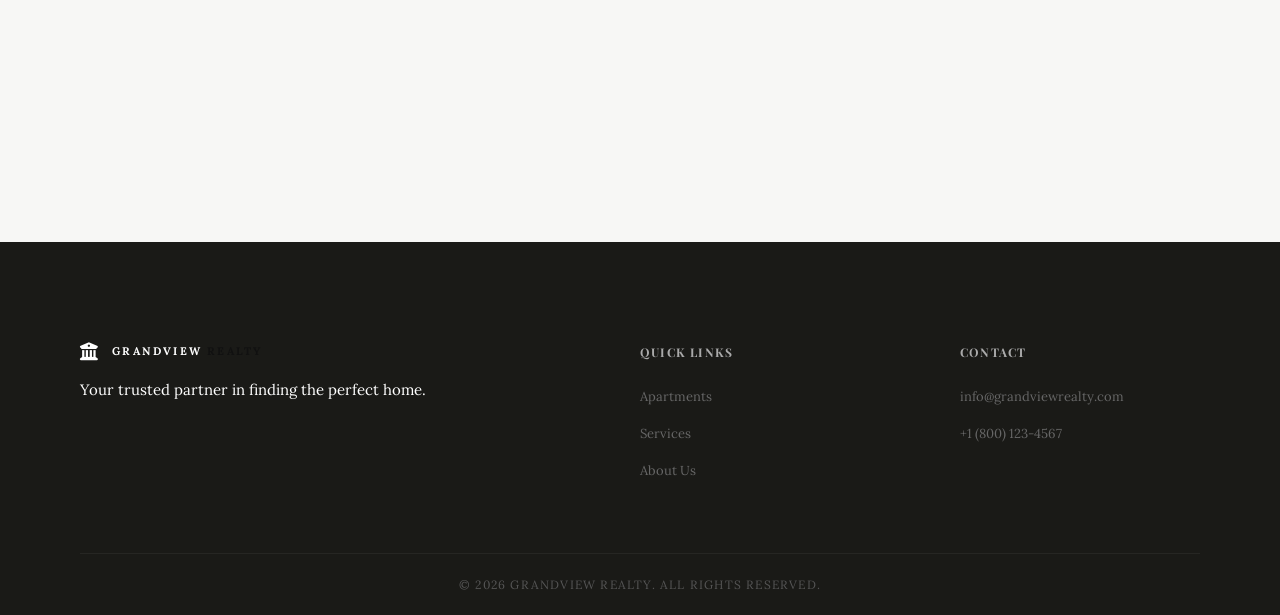
<file: property.html>
<!DOCTYPE html>
<html lang="en">
<head>
  <meta charset="UTF-8"/>
  <meta name="viewport" content="width=device-width, initial-scale=1.0"/>
  <title>Add Property – Grandview Realty</title>
  <meta name="description" content="List your property on Grandview Realty and reach thousands of potential buyers and renters."/>
  <link rel="stylesheet" href="style.css"/>
  <link href="https://fonts.googleapis.com/css2?family=Inter:wght@300;400;500;600;700;800;900&family=Lora:ital,wght@0,400..700;1,400..700&family=Playfair+Display:ital,wght@0,400..900;1,400..900&display=swap" rel="stylesheet"/>
  <link rel="stylesheet" href="https://cdnjs.cloudflare.com/ajax/libs/font-awesome/6.5.0/css/all.min.css"/>
  <style>
    .add-page {
      max-width: 700px;
      margin: 140px auto 100px;
      padding: 60px;
      background: #fff;
      border: 1px solid var(--classic-border);
      border-radius: 4px;
      box-shadow: 0 40px 100px rgba(0,0,0,0.05);
    }
    .add-page h2 {
      font-family: 'Playfair Display', serif;
      font-size: 36px;
      font-weight: 400;
      color: var(--classic-dark);
      margin-bottom: 12px;
      text-align: center;
    }
    .add-page .sub {
      font-family: 'Lora', serif;
      font-size: 15px;
      color: var(--classic-muted);
      text-align: center;
      margin-bottom: 48px;
    }
    .form-group { margin-bottom: 28px; }
    .form-group label {
      display: block;
      font-size: 10px;
      font-weight: 700;
      text-transform: uppercase;
      letter-spacing: 0.15em;
      color: var(--classic-muted);
      margin-bottom: 12px;
    }
    .form-group input, .form-group select, .form-group textarea {
      width: 100%;
      padding: 16px 20px;
      border: 1.5px solid var(--classic-border);
      border-radius: 4px;
      font-family: 'Inter', sans-serif;
      font-size: 14px;
      color: var(--classic-dark);
      outline: none;
      transition: all 0.3s;
    }
    .form-group input:focus, .form-group select:focus, .form-group textarea:focus {
      border-color: var(--classic-accent);
      box-shadow: 0 0 0 4px rgba(201, 168, 77, 0.05);
    }
    .form-row {
      display: grid;
      grid-template-columns: 1fr 1fr;
      gap: 24px;
    }
    .submit-btn {
      width: 100%;
      padding: 20px;
      background: var(--classic-dark);
      color: #fff;
      border: none;
      border-radius: 4px;
      font-family: 'Inter', sans-serif;
      font-size: 11px;
      font-weight: 700;
      text-transform: uppercase;
      letter-spacing: 0.2em;
      cursor: pointer;
      transition: all 0.3s;
      margin-top: 20px;
    }
    .submit-btn:hover {
      background: var(--classic-accent);
      transform: translateY(-3px);
    }
    @media (max-width: 600px) {
      .add-page { padding: 40px 24px; margin: 100px 20px 60px; }
      .form-row { grid-template-columns: 1fr; gap: 0; }
    }
  </style>
</head>
<body>

  <!-- NAV -->
  <nav class="navbar">
    <div class="nav-inner">
      <div class="logo">
        <i class="fa-solid fa-building-columns"></i>
        <span>GRANDVIEW <strong>REALTY</strong></span>
      </div>
      <ul class="nav-links">
        <li><a href="index.html">Apartments</a></li>
        <li><a href="services.html">Services</a></li>
        <li><a href="help.html">Help</a></li>
        <li><a href="about.html">About us</a></li>
        <li><a href="blog.html">Blog</a></li>
      </ul>
      <a href="#" class="btn-signin">Sign in</a>
    </div>
  </nav>

  <!-- ADD PROPERTY FORM -->
  <div class="add-page">
    <a href="index.html" style="display:inline-flex;align-items:center;gap:8px;font-size:13px;font-weight:600;color:#999;margin-bottom:28px;transition:color 0.2s;" onmouseover="this.style.color='#111'" onmouseout="this.style.color='#999'">
      <i class="fa-solid fa-arrow-left"></i> Back to listings
    </a>

    <h2>List a Property</h2>
    <p class="sub">Fill in the details below to add your property to our listings.</p>

    <div class="form-group">
      <label>Property Title *</label>
      <input type="text" id="title" placeholder="e.g. Modern 2BHK Apartment"/>
    </div>

    <div class="form-row">
      <div class="form-group">
        <label>Price ($/month) *</label>
        <input type="number" id="price" placeholder="e.g. 450"/>
      </div>
      <div class="form-group">
        <label>Listing Type</label>
        <select id="badge">
          <option value="FOR RENT">For Rent</option>
          <option value="FOR SALE">For Sale</option>
        </select>
      </div>
    </div>

    <div class="form-group">
      <label>Full Address *</label>
      <input type="text" id="location" placeholder="e.g. 22 Elm Street, New York"/>
    </div>

    <div class="form-row">
      <div class="form-group">
        <label>Property Type</label>
        <select id="type">
          <option value="Apartment">Apartment</option>
          <option value="House">House</option>
          <option value="Studio">Studio</option>
          <option value="Villa">Villa</option>
          <option value="Commercial">Commercial</option>
        </select>
      </div>
      <div class="form-group">
        <label>Area (sq ft)</label>
        <input type="text" id="area" placeholder="e.g. 1,200"/>
      </div>
    </div>

    <div class="form-row">
      <div class="form-group">
        <label>Bedrooms</label>
        <select id="beds">
          <option>1</option><option>2</option><option>3</option>
          <option>4</option><option>5</option><option>6+</option>
        </select>
      </div>
      <div class="form-group">
        <label>Bathrooms</label>
        <select id="baths">
          <option>1</option><option>2</option><option>3</option>
          <option>4</option><option>5+</option>
        </select>
      </div>
    </div>

    <div class="form-group">
      <label>Image URL (optional)</label>
      <input type="url" id="image" placeholder="https://... or leave blank for default"/>
    </div>

    <div class="form-group">
      <label>Description</label>
      <textarea id="description" placeholder="Describe the property – features, neighbourhood, unique highlights..."></textarea>
    </div>

    <button class="submit-btn" onclick="addProperty()">
      <i class="fa-solid fa-plus"></i> &nbsp;Add Property Listing
    </button>
  </div>

  <!-- FOOTER MAP -->
  <section class="footer-top-map">
    <iframe 
      src="https://www.google.com/maps/embed?pb=!1m18!1m12!1m3!1d193595.67327375263!2d-74.11976378411139!3d40.69767006764516!2m3!1f0!2f0!3f0!3m2!1i1024!2i768!4f13.1!3m3!1m2!1s0x89c24fa5d33f083b%3A0xc80b8f06e177fe62!2sNew%20York%2C%20NY%2C%20USA!5e0!3m2!1sen!2sin!4v1700000000000!5m2!1sen!2sin" 
      allowfullscreen="" loading="lazy">
    </iframe>
  </section>

  <footer class="footer">
    <div class="footer-inner">
      <div class="footer-brand">
        <div class="logo">
          <i class="fa-solid fa-building-columns"></i>
          <span>GRANDVIEW <strong>REALTY</strong></span>
        </div>
        <p>Your trusted partner in finding the perfect home.</p>
      </div>
      <div class="footer-links">
        <h4>Quick Links</h4>
        <ul>
          <li><a href="index.html">Apartments</a></li>
          <li><a href="#">Services</a></li>
          <li><a href="#">About Us</a></li>
        </ul>
      </div>
      <div class="footer-links">
        <h4>Contact</h4>
        <ul>
          <li><a href="#">info@grandviewrealty.com</a></li>
          <li><a href="#">+1 (800) 123-4567</a></li>
        </ul>
      </div>
    </div>
    <div class="footer-bottom">
      <p>&copy; 2026 Grandview Realty. All rights reserved.</p>
    </div>
  </footer>

  <script src="script.js"></script>
</body>
</html>
</file>
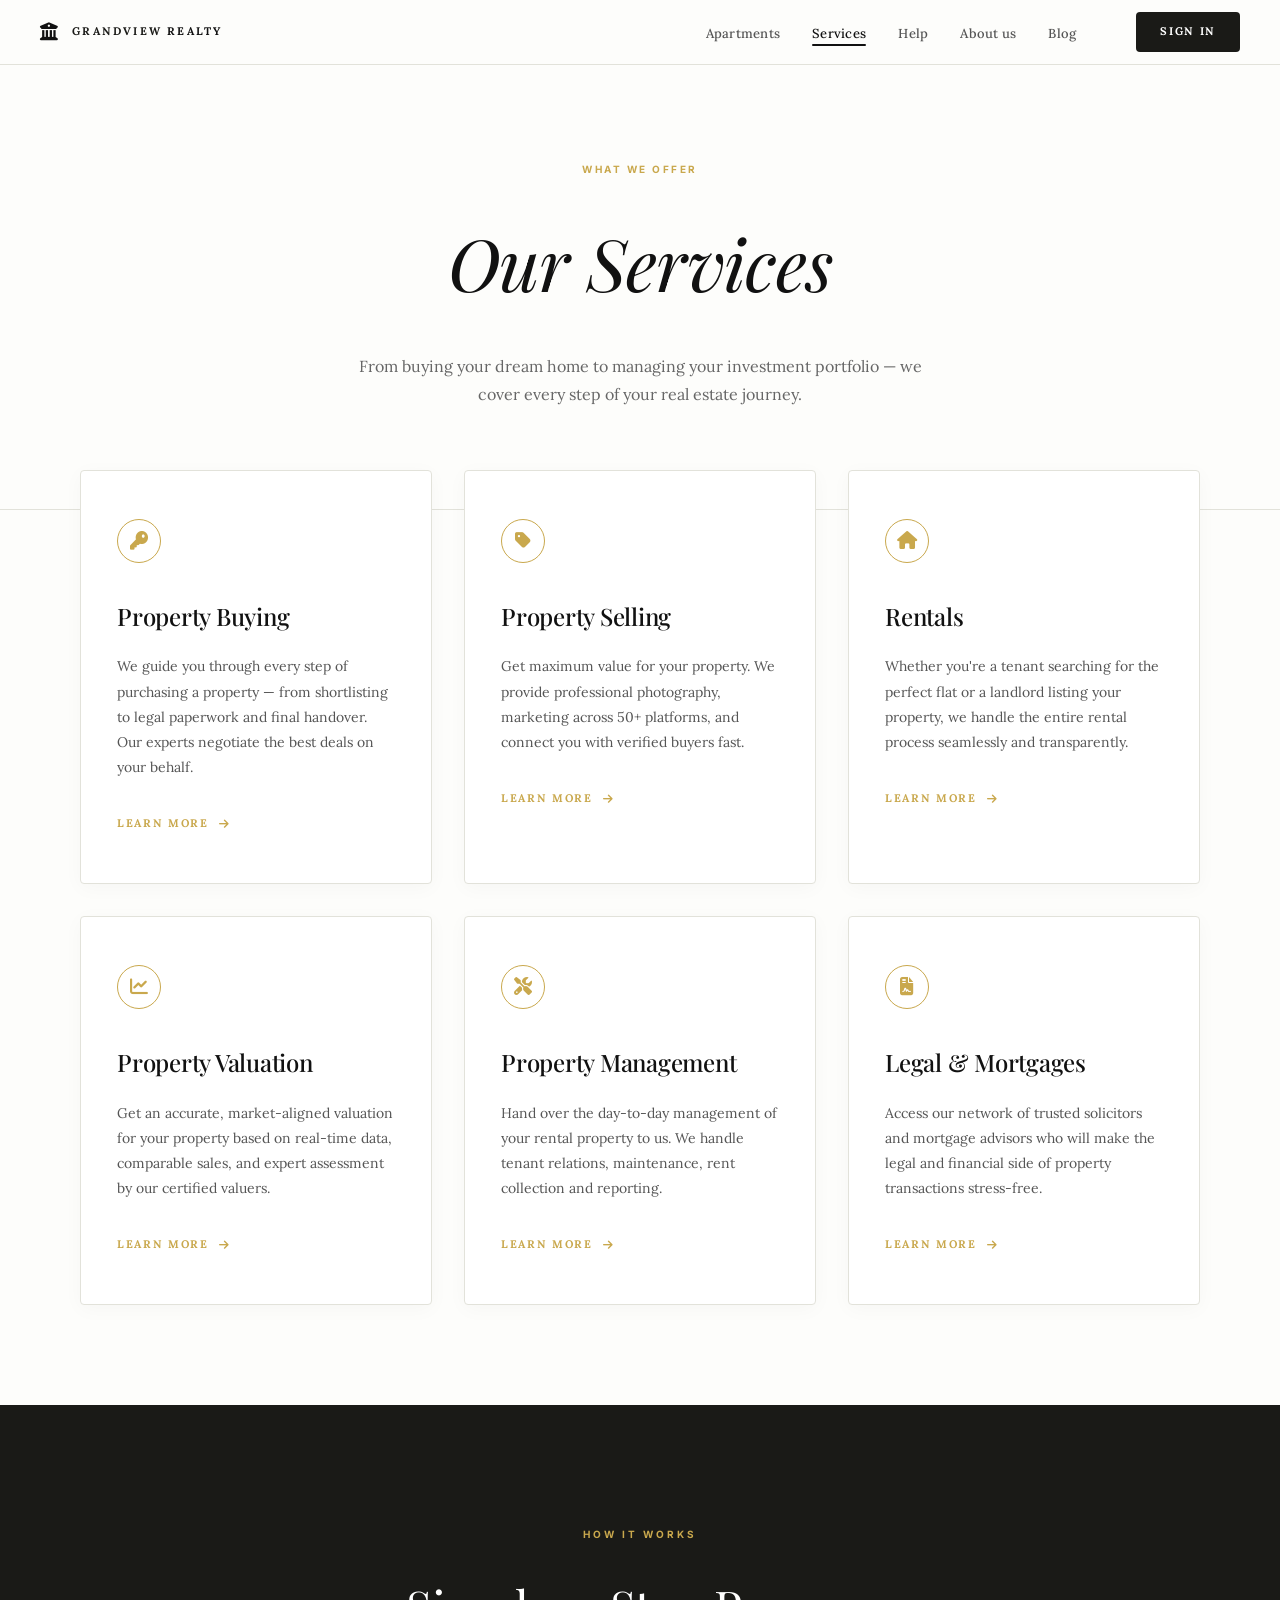
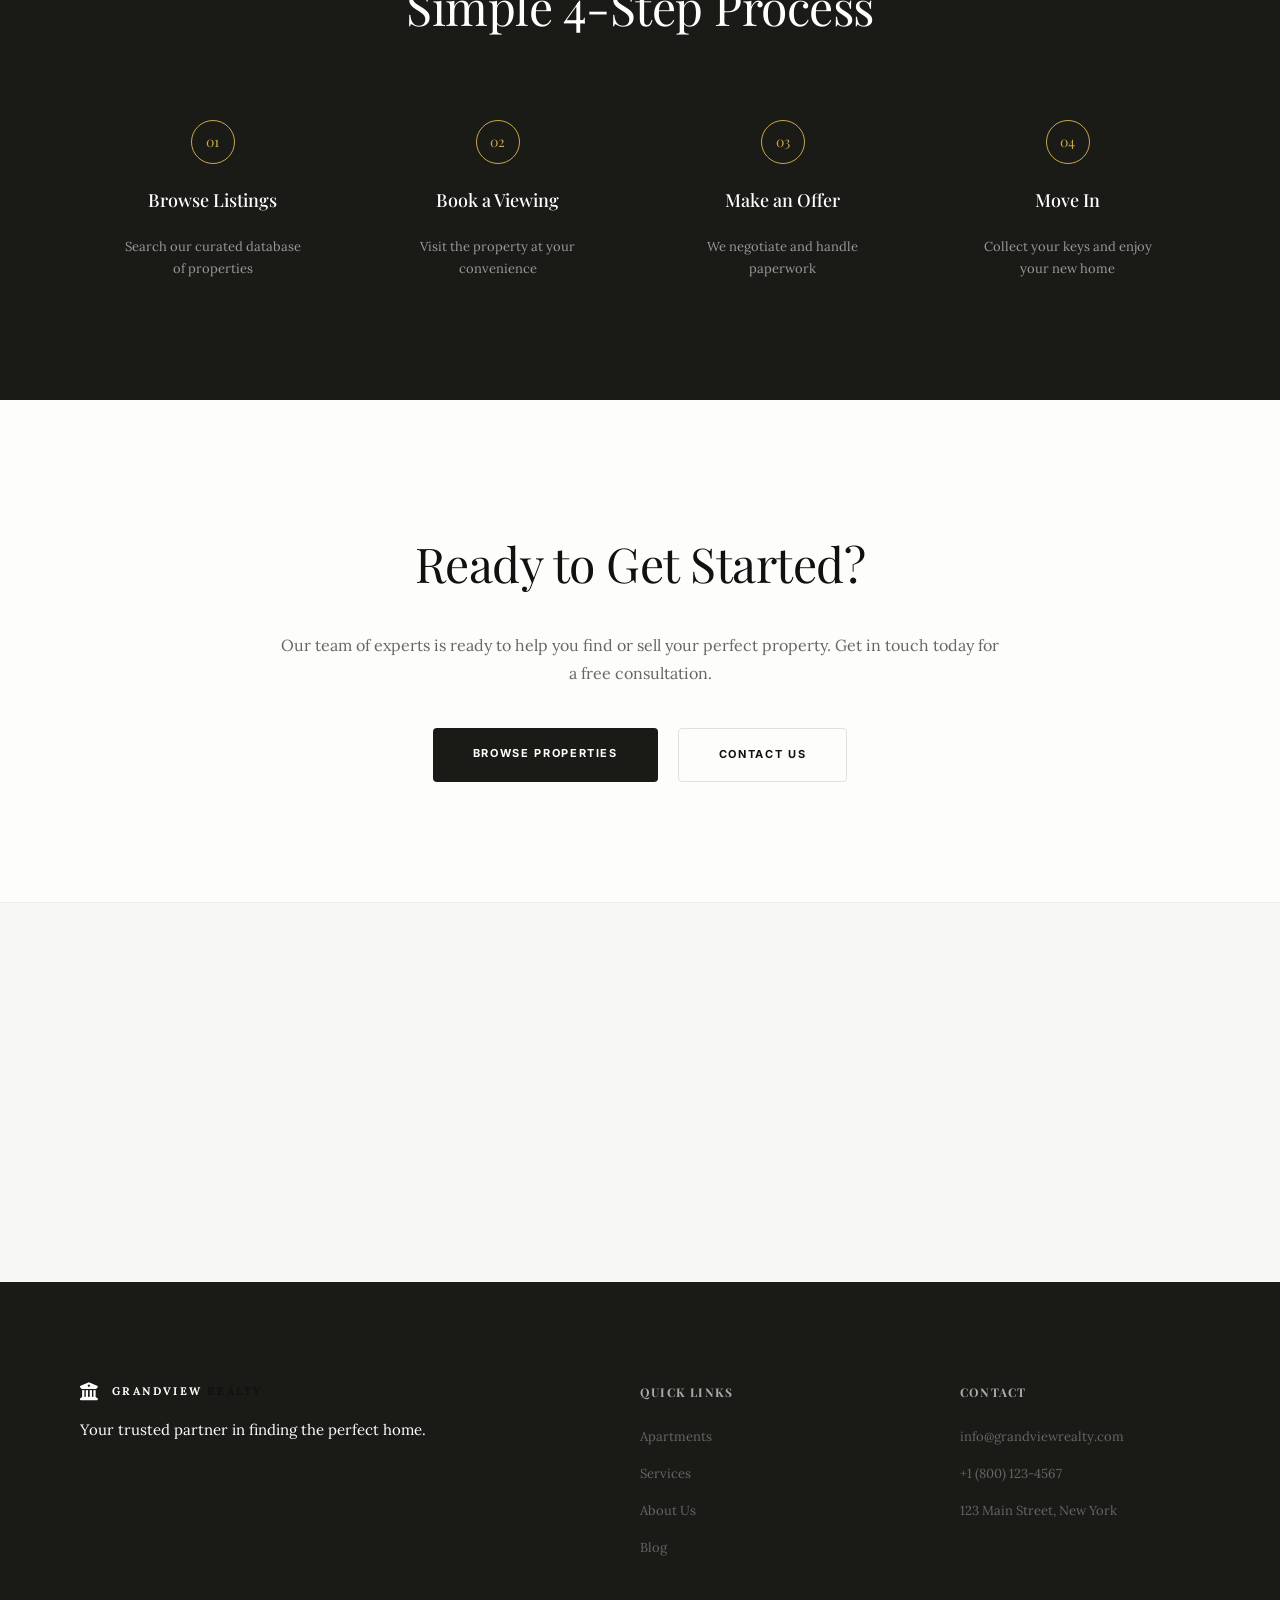
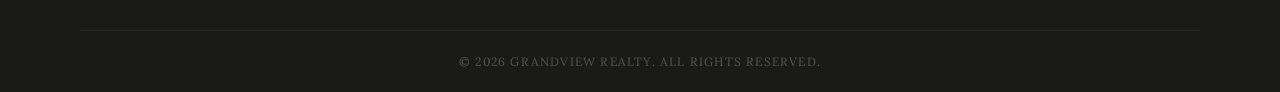
<file: services.html>
<!DOCTYPE html>
<html lang="en">
<head>
  <meta charset="UTF-8"/>
  <meta name="viewport" content="width=device-width, initial-scale=1.0"/>
  <title>Services – Grandview Realty</title>
  <meta name="description" content="Explore Grandview Realty's full range of property services – buying, selling, renting, property management and valuations."/>
  <link rel="stylesheet" href="style.css"/>
  <link href="https://fonts.googleapis.com/css2?family=Inter:wght@300;400;500;600;700;800;900&family=Lora:ital,wght@0,400..700;1,400..700&family=Playfair+Display:ital,wght@0,400..900;1,400..900&display=swap" rel="stylesheet"/>
  <link rel="stylesheet" href="https://cdnjs.cloudflare.com/ajax/libs/font-awesome/6.5.0/css/all.min.css"/>
  <style>
    .page-hero {
      background: #fdfdfb;
      color: #111;
      text-align: center;
      padding: 160px 40px 100px;
      border-bottom: 1px solid #e2e2da;
      position: relative;
    }
    .page-hero::after {
      content: '';
      position: absolute;
      bottom: 12px;
      left: 50%;
      transform: translateX(-50%);
      width: 60px;
      height: 1px;
      background: #c9a84d;
    }
    .page-hero .eyebrow {
      font-size: 10px;
      letter-spacing: 0.25em;
      text-transform: uppercase;
      color: #c9a84d;
      font-weight: 700;
      margin-bottom: 20px;
      font-family: 'Inter', sans-serif;
    }
    .page-hero h1 {
      font-family: 'Playfair Display', serif;
      font-size: clamp(40px, 6vw, 72px);
      font-weight: 400;
      font-style: italic;
      letter-spacing: -0.01em;
      margin-bottom: 24px;
      color: #111;
    }
    .page-hero p {
      font-size: 16px;
      color: #666;
      max-width: 600px;
      margin: 0 auto;
      line-height: 1.8;
      font-family: 'Lora', serif;
    }

    .services-grid {
      display: grid;
      grid-template-columns: repeat(3, 1fr);
      gap: 32px;
      max-width: 1200px;
      margin: -40px auto 100px;
      padding: 0 40px;
      position: relative;
      z-index: 10;
    }
    .service-card {
      background: #fff;
      border: 1px solid #e2e2da;
      border-radius: 4px;
      padding: 48px 36px;
      transition: all 0.4s cubic-bezier(0.165, 0.84, 0.44, 1);
      box-shadow: 0 4px 20px rgba(0,0,0,0.03);
      position: relative;
      overflow: hidden;
    }
    .service-card::before {
      content: '';
      position: absolute;
      top: 0; left: 0; right: 0;
      height: 3px;
      background: #c9a84d;
      transform: scaleX(0);
      transform-origin: left;
      transition: transform 0.4s;
    }
    .service-card:hover {
      transform: translateY(-8px);
      box-shadow: 0 20px 50px rgba(0,0,0,0.08);
      border-color: #c9a84d;
    }
    .service-card:hover::before { transform: scaleX(1); }
    
    .service-icon {
      width: 44px;
      height: 44px;
      border: 1px solid #c9a84d;
      border-radius: 50%;
      display: flex;
      align-items: center;
      justify-content: center;
      color: #c9a84d;
      font-size: 18px;
      margin-bottom: 32px;
      background: transparent;
    }
    .service-card h3 {
      font-family: 'Playfair Display', serif;
      font-size: 24px;
      font-weight: 500;
      color: #111;
      margin-bottom: 16px;
      letter-spacing: -0.01em;
    }
    .service-card p {
      font-family: 'Lora', serif;
      font-size: 14px;
      color: #555;
      line-height: 1.8;
      margin-bottom: 28px;
    }
    .service-link {
      font-size: 11px;
      font-weight: 700;
      color: #c9a84d;
      display: inline-flex;
      align-items: center;
      gap: 10px;
      text-transform: uppercase;
      letter-spacing: 0.15em;
      transition: gap 0.3s;
    }
    .service-link:hover { gap: 15px; }

    .process-section {
      background: #1a1a17;
      color: #fff;
      padding: 120px 40px;
      text-align: center;
      position: relative;
    }
    .process-section .section-eyebrow { 
      color: #c9a84d; 
      font-size: 10px; 
      letter-spacing: 0.3em;
      margin-bottom: 20px;
    }
    .process-section .section-title { 
      font-family: 'Playfair Display', serif;
      font-size: clamp(32px, 5vw, 48px);
      font-weight: 400;
      color: #fff; 
      margin-bottom: 70px; 
      letter-spacing: -0.01em;
    }
    .steps-row {
      display: flex;
      justify-content: center;
      gap: 40px;
      max-width: 1100px;
      margin: 0 auto;
      position: relative;
    }
    .step {
      flex: 1;
      display: flex;
      flex-direction: column;
      align-items: center;
      gap: 20px;
      position: relative;
      z-index: 1;
    }
    .step-num {
      width: 44px;
      height: 44px;
      border: 1px solid #c9a84d;
      border-radius: 50%;
      background: transparent;
      color: #c9a84d;
      font-size: 14px;
      font-weight: 400;
      display: flex;
      align-items: center;
      justify-content: center;
      font-family: 'Playfair Display', serif;
    }
    .step h4 { 
      font-family: 'Playfair Display', serif;
      font-size: 18px; 
      font-weight: 500; 
      color: #fff; 
    }
    .step p { 
      font-family: 'Lora', serif;
      font-size: 13px; 
      color: #999; 
      line-height: 1.7; 
      max-width: 180px; 
    }

    .cta-section {
      text-align: center;
      padding: 120px 40px;
      max-width: 800px;
      margin: 0 auto;
    }
    .cta-section h2 {
      font-family: 'Playfair Display', serif;
      font-size: clamp(32px, 5vw, 48px);
      font-weight: 400;
      letter-spacing: -0.01em;
      margin-bottom: 24px;
      color: #111;
    }
    .cta-section p { 
      font-family: 'Lora', serif;
      font-size: 16px; 
      color: #666; 
      margin-bottom: 40px; 
      line-height: 1.8; 
    }
    .cta-btns { display: flex; gap: 20px; justify-content: center; flex-wrap: wrap; }
    .cta-btns .btn-dark {
      padding: 16px 40px;
      background: #1a1a17;
      color: #fff;
      font-family: 'Inter', sans-serif;
      font-size: 11px;
      font-weight: 700;
      border-radius: 4px;
      border: none;
      cursor: pointer;
      transition: all 0.3s;
      text-decoration: none;
      text-transform: uppercase;
      letter-spacing: 0.15em;
    }
    .cta-btns .btn-dark:hover { background: #c9a84d; transform: translateY(-2px); }
    .cta-btns .btn-light {
      padding: 16px 40px;
      background: transparent;
      color: #111;
      font-family: 'Inter', sans-serif;
      font-size: 11px;
      font-weight: 700;
      border-radius: 4px;
      border: 1px solid #e2e2da;
      cursor: pointer;
      transition: all 0.3s;
      text-decoration: none;
      text-transform: uppercase;
      letter-spacing: 0.15em;
    }
    .cta-btns .btn-light:hover { border-color: #c9a84d; color: #c9a84d; transform: translateY(-2px); }

    @media (max-width: 768px) {
      .services-grid { grid-template-columns: 1fr; }
      .steps-row { flex-direction: column; gap: 24px; }
      .steps-row::before { display: none; }
    }
  </style>
</head>
<body>

  <nav class="navbar">
    <div class="nav-inner">
      <a href="index.html" class="logo">
        <i class="fa-solid fa-building-columns"></i>
        <span>GRANDVIEW <strong>REALTY</strong></span>
      </a>
      <ul class="nav-links">
        <li><a href="index.html">Apartments</a></li>
        <li><a href="services.html" class="active">Services</a></li>
        <li><a href="help.html">Help</a></li>
        <li><a href="about.html">About us</a></li>
        <li><a href="blog.html">Blog</a></li>
      </ul>
      <a href="property.html" class="btn-signin">Sign in</a>
    </div>
  </nav>

  <section class="page-hero">
    <p class="eyebrow">What We Offer</p>
    <h1>Our Services</h1>
    <p>From buying your dream home to managing your investment portfolio — we cover every step of your real estate journey.</p>
  </section>

  <div class="services-grid">
    <div class="service-card">
      <div class="service-icon"><i class="fa-solid fa-key"></i></div>
      <h3>Property Buying</h3>
      <p>We guide you through every step of purchasing a property — from shortlisting to legal paperwork and final handover. Our experts negotiate the best deals on your behalf.</p>
      <a href="#" class="service-link">Learn more <i class="fa-solid fa-arrow-right"></i></a>
    </div>
    <div class="service-card">
      <div class="service-icon"><i class="fa-solid fa-tag"></i></div>
      <h3>Property Selling</h3>
      <p>Get maximum value for your property. We provide professional photography, marketing across 50+ platforms, and connect you with verified buyers fast.</p>
      <a href="#" class="service-link">Learn more <i class="fa-solid fa-arrow-right"></i></a>
    </div>
    <div class="service-card">
      <div class="service-icon"><i class="fa-solid fa-house"></i></div>
      <h3>Rentals</h3>
      <p>Whether you're a tenant searching for the perfect flat or a landlord listing your property, we handle the entire rental process seamlessly and transparently.</p>
      <a href="#" class="service-link">Learn more <i class="fa-solid fa-arrow-right"></i></a>
    </div>
    <div class="service-card">
      <div class="service-icon"><i class="fa-solid fa-chart-line"></i></div>
      <h3>Property Valuation</h3>
      <p>Get an accurate, market-aligned valuation for your property based on real-time data, comparable sales, and expert assessment by our certified valuers.</p>
      <a href="#" class="service-link">Learn more <i class="fa-solid fa-arrow-right"></i></a>
    </div>
    <div class="service-card">
      <div class="service-icon"><i class="fa-solid fa-screwdriver-wrench"></i></div>
      <h3>Property Management</h3>
      <p>Hand over the day-to-day management of your rental property to us. We handle tenant relations, maintenance, rent collection and reporting.</p>
      <a href="#" class="service-link">Learn more <i class="fa-solid fa-arrow-right"></i></a>
    </div>
    <div class="service-card">
      <div class="service-icon"><i class="fa-solid fa-file-contract"></i></div>
      <h3>Legal & Mortgages</h3>
      <p>Access our network of trusted solicitors and mortgage advisors who will make the legal and financial side of property transactions stress-free.</p>
      <a href="#" class="service-link">Learn more <i class="fa-solid fa-arrow-right"></i></a>
    </div>
  </div>

  <section class="process-section">
    <p class="section-eyebrow">HOW IT WORKS</p>
    <h2 class="section-title">Simple 4-Step Process</h2>
    <div class="steps-row">
      <div class="step">
        <div class="step-num">01</div>
        <h4>Browse Listings</h4>
        <p>Search our curated database of properties</p>
      </div>
      <div class="step">
        <div class="step-num">02</div>
        <h4>Book a Viewing</h4>
        <p>Visit the property at your convenience</p>
      </div>
      <div class="step">
        <div class="step-num">03</div>
        <h4>Make an Offer</h4>
        <p>We negotiate and handle paperwork</p>
      </div>
      <div class="step">
        <div class="step-num">04</div>
        <h4>Move In</h4>
        <p>Collect your keys and enjoy your new home</p>
      </div>
    </div>
  </section>

  <div class="cta-section">
    <h2>Ready to Get Started?</h2>
    <p>Our team of experts is ready to help you find or sell your perfect property. Get in touch today for a free consultation.</p>
    <div class="cta-btns">
      <a href="index.html" class="btn-dark">Browse Properties</a>
      <a href="help.html" class="btn-light">Contact Us</a>
    </div>
  </div>

  <!-- FOOTER MAP -->
  <section class="footer-top-map">
    <iframe 
      src="https://www.google.com/maps/embed?pb=!1m18!1m12!1m3!1d193595.67327375263!2d-74.11976378411139!3d40.69767006764516!2m3!1f0!2f0!3f0!3m2!1i1024!2i768!4f13.1!3m3!1m2!1s0x89c24fa5d33f083b%3A0xc80b8f06e177fe62!2sNew%20York%2C%20NY%2C%20USA!5e0!3m2!1sen!2sin!4v1700000000000!5m2!1sen!2sin" 
      allowfullscreen="" loading="lazy">
    </iframe>
  </section>

  <footer class="footer">
    <div class="footer-inner">
      <div class="footer-brand">
        <div class="logo"><i class="fa-solid fa-building-columns"></i><span>GRANDVIEW <strong>REALTY</strong></span></div>
        <p>Your trusted partner in finding the perfect home.</p>
      </div>
      <div class="footer-links">
        <h4>Quick Links</h4>
        <ul>
          <li><a href="index.html">Apartments</a></li>
          <li><a href="services.html">Services</a></li>
          <li><a href="about.html">About Us</a></li>
          <li><a href="blog.html">Blog</a></li>
        </ul>
      </div>
      <div class="footer-links">
        <h4>Contact</h4>
        <ul>
          <li><a href="#">info@grandviewrealty.com</a></li>
          <li><a href="#">+1 (800) 123-4567</a></li>
          <li><a href="#">123 Main Street, New York</a></li>
        </ul>
      </div>
    </div>
    <div class="footer-bottom"><p>&copy; 2026 Grandview Realty. All rights reserved.</p></div>
  </footer>

</body>
</html>
</file>
<file: style.css>
/* === RESET & BASE === */
*,
*::before,
*::after {
  box-sizing: border-box;
  margin: 0;
  padding: 0;
}

html {
  scroll-behavior: smooth;
}

:root {
  --classic-bg: #fdfdfb;
  --classic-dark: #1a1a17;
  --classic-accent: #c9a84d;
  --classic-border: #e2e2da;
  --classic-text: #222;
  --classic-muted: #666;
}

body {
  font-family: 'Lora', serif;
  background: var(--classic-bg);
  color: var(--classic-text);
  font-size: 15px;
  line-height: 1.8;
}

a {
  text-decoration: none;
  color: inherit;
}

ul {
  list-style: none;
}

img {
  display: block;
  max-width: 100%;
}

/* === NAVBAR === */
.navbar {
  position: fixed;
  top: 0;
  left: 0;
  right: 0;
  z-index: 1000;
  background: rgba(253, 253, 251, 0.98);
  backdrop-filter: blur(16px);
  border-bottom: 1px solid var(--classic-border);
}

.nav-inner {
  max-width: 1280px;
  margin: 0 auto;
  padding: 0 40px;
  height: 64px;
  display: flex;
  align-items: center;
  gap: 40px;
}

.logo {
  display: flex;
  align-items: center;
  gap: 12px;
  font-size: 11px;
  font-weight: 700;
  letter-spacing: 0.2em;
  white-space: nowrap;
  color: var(--classic-dark);
  text-transform: uppercase;
}

.logo i {
  font-size: 18px;
  color: #111;
}

.logo strong {
  color: #111;
}

.nav-links {
  display: flex;
  align-items: center;
  gap: 32px;
  margin-left: auto;
}

.nav-links a {
  font-size: 13px;
  font-weight: 500;
  color: #555;
  letter-spacing: 0.02em;
  transition: color 0.2s;
  position: relative;
  padding-bottom: 2px;
}

.nav-links a:hover,
.nav-links a.active {
  color: #111;
}

.nav-links a.active::after {
  content: '';
  position: absolute;
  bottom: -2px;
  left: 0;
  right: 0;
  height: 1.5px;
  background: #111;
  border-radius: 2px;
}

.btn-signin {
  margin-left: 20px;
  padding: 10px 24px;
  background: var(--classic-dark);
  color: #fff;
  font-size: 11px;
  font-weight: 700;
  border-radius: 4px;
  letter-spacing: 0.15em;
  text-transform: uppercase;
  transition: all 0.3s;
  white-space: nowrap;
}

.btn-signin:hover {
  background: var(--classic-accent);
  transform: translateY(-2px);
}

/* === HERO === */
.hero {
  margin-top: 64px;
  display: grid;
  grid-template-columns: 1fr 1fr;
  min-height: calc(92vh - 64px);
  max-height: 700px;
  background: #fff;
  overflow: hidden;
}

.hero-content {
  display: flex;
  flex-direction: column;
  justify-content: center;
  padding: 60px 40px 60px 80px;
}

.hero-title {
  font-family: 'Playfair Display', serif;
  font-size: clamp(40px, 6vw, 76px);
  font-weight: 400;
  font-style: italic;
  line-height: 1.1;
  letter-spacing: -0.01em;
  color: var(--classic-dark);
  margin-bottom: 24px;
}

.hero-sub {
  font-size: 16px;
  color: var(--classic-muted);
  max-width: 360px;
  margin-bottom: 40px;
  line-height: 1.8;
}

.search-bar {
  display: flex;
  align-items: center;
  border: 1.5px solid #ddd;
  border-radius: 8px;
  overflow: hidden;
  background: #fff;
  max-width: 420px;
  transition: border-color 0.2s, box-shadow 0.2s;
}

.search-bar:focus-within {
  border-color: #111;
  box-shadow: 0 0 0 3px rgba(17, 17, 17, 0.08);
}

.search-bar i {
  padding: 0 14px;
  font-size: 15px;
  color: #aaa;
}

.search-bar input {
  flex: 1;
  border: none;
  outline: none;
  font-family: 'Inter', sans-serif;
  font-size: 13px;
  padding: 14px 0;
  color: #111;
  background: transparent;
}

.search-bar input::placeholder {
  color: #bbb;
}

.search-bar button {
  width: 50px;
  height: 50px;
  background: #111;
  border: none;
  cursor: pointer;
  color: #fff;
  font-size: 15px;
  transition: background 0.2s;
  display: flex;
  align-items: center;
  justify-content: center;
}

.search-bar button:hover {
  background: #333;
}

.hero-image {
  position: relative;
  overflow: hidden;
}

.hero-image img {
  width: 100%;
  height: 100%;
  object-fit: cover;
  transition: transform 6s ease;
}

.hero-image:hover img {
  transform: scale(1.03);
}

/* === STATS === */
.stats {
  background: #111;
  display: flex;
  align-items: center;
  justify-content: center;
  gap: 0;
  padding: 36px 80px;
}

.stat-item {
  flex: 1;
  display: flex;
  flex-direction: column;
  align-items: center;
  gap: 6px;
}

.stat-num {
  font-size: 32px;
  font-weight: 800;
  color: #fff;
  letter-spacing: -0.02em;
}

.stat-lbl {
  font-size: 12px;
  color: #888;
  letter-spacing: 0.08em;
  text-transform: uppercase;
  font-weight: 500;
}

.divider {
  width: 1px;
  height: 44px;
  background: #333;
  margin: 0 20px;
}

/* === LISTINGS SECTION === */
.listings-section {
  max-width: 1280px;
  margin: 80px auto;
  padding: 0 40px;
}

.listings-header {
  display: flex;
  align-items: flex-end;
  justify-content: space-between;
  margin-bottom: 40px;
}

.section-eyebrow {
  font-family: 'Inter', sans-serif;
  font-size: 10px;
  font-weight: 700;
  letter-spacing: 0.25em;
  color: var(--classic-accent);
  text-transform: uppercase;
  margin-bottom: 10px;
}

.section-title {
  font-family: 'Playfair Display', serif;
  font-size: 36px;
  font-weight: 500;
  color: var(--classic-dark);
  letter-spacing: -0.01em;
}

.see-all {
  font-size: 13px;
  font-weight: 600;
  color: #111;
  display: flex;
  align-items: center;
  gap: 6px;
  border-bottom: 1.5px solid #111;
  padding-bottom: 2px;
  transition: opacity 0.2s;
}

.see-all:hover {
  opacity: 0.6;
}

/* === PROPERTY GRID === */
.property-grid {
  display: grid;
  grid-template-columns: repeat(3, 1fr);
  gap: 28px;
}

/* === PROPERTY CARD === */
.card {
  background: #fff;
  border-radius: 4px;
  overflow: hidden;
  border: 1px solid var(--classic-border);
  transition: all 0.4s cubic-bezier(0.165, 0.84, 0.44, 1);
  cursor: pointer;
}

.card:hover {
  transform: translateY(-8px);
  box-shadow: 0 20px 50px rgba(0, 0, 0, 0.08);
  border-color: var(--classic-accent);
}

.card-img-wrap {
  position: relative;
  overflow: hidden;
  height: 210px;
}

.card-img-wrap img {
  width: 100%;
  height: 100%;
  object-fit: cover;
  transition: transform 0.4s ease;
}

.card:hover .card-img-wrap img {
  transform: scale(1.05);
}

.card-badge {
  position: absolute;
  top: 14px;
  left: 14px;
  background: #111;
  color: #fff;
  font-size: 10px;
  font-weight: 700;
  padding: 4px 10px;
  letter-spacing: 0.08em;
  border-radius: 4px;
  text-transform: uppercase;
}

.card-badge.sale {
  background: #c9a84c;
}

.card-fav {
  position: absolute;
  top: 12px;
  right: 14px;
  width: 34px;
  height: 34px;
  background: #fff;
  border-radius: 50%;
  display: flex;
  align-items: center;
  justify-content: center;
  font-size: 14px;
  color: #ccc;
  transition: color 0.2s, transform 0.2s;
  border: none;
  cursor: pointer;
}

.card-fav:hover,
.card-fav.active {
  color: #e53e3e;
  transform: scale(1.12);
}

.card-body {
  padding: 18px 20px 20px;
}

.card-price {
  font-size: 20px;
  font-weight: 800;
  color: #111;
  letter-spacing: -0.02em;
}

.card-price span {
  font-size: 12px;
  font-weight: 500;
  color: #999;
}

.card-title {
  font-size: 14px;
  font-weight: 600;
  margin: 6px 0 4px;
  color: #222;
  white-space: nowrap;
  overflow: hidden;
  text-overflow: ellipsis;
}

.card-location {
  font-size: 12px;
  color: #999;
  display: flex;
  align-items: center;
  gap: 5px;
  margin-bottom: 14px;
}

.card-location i {
  font-size: 11px;
  color: #bbb;
}

.card-meta {
  display: flex;
  gap: 16px;
  border-top: 1px solid #f0f0f0;
  padding-top: 14px;
}

.meta-item {
  display: flex;
  align-items: center;
  gap: 6px;
  font-size: 11px;
  color: #777;
  font-weight: 500;
}

.meta-item i {
  font-size: 12px;
  color: #aaa;
}

/* === FILTERS BAR === */
.filters-bar {
  background: #fff;
  border-bottom: 1px solid #ebebeb;
  padding: 0 40px;
  display: flex;
  align-items: center;
  gap: 20px;
  flex-wrap: wrap;
  max-width: 1280px;
  margin: 0 auto 0;
}

/* === PROPERTY DETAIL PAGE === */
.detail-wrapper {
  max-width: 1100px;
  margin: 100px auto 80px;
  padding: 0 40px;
}

.detail-back {
  display: inline-flex;
  align-items: center;
  gap: 8px;
  font-size: 13px;
  font-weight: 600;
  color: #555;
  margin-bottom: 28px;
  transition: color 0.2s;
}

.detail-back:hover {
  color: #111;
}

.detail-images {
  display: grid;
  grid-template-columns: 2fr 1fr;
  grid-template-rows: 1fr 1fr;
  gap: 10px;
  height: 420px;
  border-radius: 14px;
  overflow: hidden;
  margin-bottom: 40px;
}

.detail-img-main {
  grid-row: span 2;
  overflow: hidden;
}

.detail-img-main img,
.detail-img-sm img {
  width: 100%;
  height: 100%;
  object-fit: cover;
  transition: transform 0.4s ease;
}

.detail-img-main:hover img,
.detail-img-sm:hover img {
  transform: scale(1.04);
}

.detail-img-sm {
  overflow: hidden;
}

.detail-body {
  display: grid;
  grid-template-columns: 1fr 340px;
  gap: 48px;
  align-items: start;
}

/* .detail-info {} */

.detail-tags {
  display: flex;
  gap: 10px;
  margin-bottom: 16px;
  flex-wrap: wrap;
}

.tag {
  font-size: 11px;
  font-weight: 700;
  letter-spacing: 0.1em;
  text-transform: uppercase;
  padding: 5px 12px;
  border-radius: 4px;
  background: #f0f0f0;
  color: #555;
}

.tag.black {
  background: #111;
  color: #fff;
}

.detail-price-row {
  display: flex;
  align-items: baseline;
  gap: 10px;
  margin-bottom: 8px;
}

.detail-price {
  font-size: 38px;
  font-weight: 900;
  color: #111;
  letter-spacing: -0.03em;
}

.detail-price-unit {
  font-size: 15px;
  color: #aaa;
  font-weight: 500;
}

.detail-address {
  font-size: 14px;
  color: #888;
  display: flex;
  align-items: center;
  gap: 6px;
  margin-bottom: 24px;
}

.detail-specs {
  display: flex;
  gap: 28px;
  padding: 20px 0;
  border-top: 1px solid #ebebeb;
  border-bottom: 1px solid #ebebeb;
  margin-bottom: 28px;
}

.spec-item {
  display: flex;
  flex-direction: column;
  gap: 4px;
}

.spec-val {
  font-size: 18px;
  font-weight: 700;
  color: #111;
}

.spec-lbl {
  font-size: 11px;
  letter-spacing: 0.06em;
  text-transform: uppercase;
  color: #aaa;
  font-weight: 600;
}

.detail-h3 {
  font-size: 17px;
  font-weight: 700;
  margin-bottom: 12px;
  color: #111;
}

.detail-desc {
  font-size: 14px;
  color: #666;
  line-height: 1.8;
  max-width: 600px;
}

/* Contact Card */
.contact-card {
  background: #fff;
  border: 1px solid #ebebeb;
  border-radius: 14px;
  padding: 28px;
  position: sticky;
  top: 84px;
}

.contact-card .price-big {
  font-size: 28px;
  font-weight: 800;
  color: #111;
  margin-bottom: 4px;
}

.contact-card .price-sub {
  font-size: 12px;
  color: #aaa;
  margin-bottom: 24px;
}

.contact-form input,
.contact-form textarea {
  width: 100%;
  border: 1.5px solid #e0e0e0;
  border-radius: 8px;
  padding: 12px 14px;
  font-family: 'Inter', sans-serif;
  font-size: 13px;
  color: #111;
  outline: none;
  margin-bottom: 12px;
  transition: border-color 0.2s;
  background: #fafafa;
}

.contact-form input:focus,
.contact-form textarea:focus {
  border-color: #111;
  background: #fff;
}

.contact-form textarea {
  resize: none;
  height: 90px;
}

.btn-primary {
  width: 100%;
  padding: 14px;
  background: #111;
  color: #fff;
  border: none;
  border-radius: 8px;
  font-family: 'Inter', sans-serif;
  font-size: 13px;
  font-weight: 700;
  cursor: pointer;
  letter-spacing: 0.05em;
  transition: background 0.2s, transform 0.1s;
}

.btn-primary:hover {
  background: #333;
  transform: translateY(-1px);
}

.btn-outline {
  width: 100%;
  padding: 13px;
  background: transparent;
  color: #111;
  border: 1.5px solid #ddd;
  border-radius: 8px;
  font-family: 'Inter', sans-serif;
  font-size: 13px;
  font-weight: 600;
  cursor: pointer;
  margin-top: 10px;
  transition: border-color 0.2s, transform 0.1s;
}

.btn-outline:hover {
  border-color: #111;
  transform: translateY(-1px);
}

/* Actions row */
.detail-actions {
  display: flex;
  gap: 12px;
  margin-top: 24px;
}

.action-btn {
  display: flex;
  align-items: center;
  gap: 8px;
  font-size: 13px;
  font-weight: 600;
  color: #555;
  background: #f4f4f4;
  border: none;
  border-radius: 7px;
  padding: 10px 18px;
  cursor: pointer;
  transition: background 0.2s;
}

.action-btn:hover {
  background: #ebebeb;
  color: #111;
}

/* === ADD PROPERTY PAGE === */
.add-page {
  max-width: 600px;
  margin: 110px auto 80px;
  padding: 0 40px;
}

.add-page h2 {
  font-size: 28px;
  font-weight: 800;
  color: #111;
  margin-bottom: 6px;
}

.add-page .sub {
  font-size: 14px;
  color: #aaa;
  margin-bottom: 36px;
}

.form-group {
  margin-bottom: 20px;
}

.form-group label {
  display: block;
  font-size: 12px;
  font-weight: 700;
  text-transform: uppercase;
  letter-spacing: 0.08em;
  color: #555;
  margin-bottom: 8px;
}

.form-group input,
.form-group select,
.form-group textarea {
  width: 100%;
  border: 1.5px solid #e0e0e0;
  border-radius: 8px;
  padding: 13px 14px;
  font-family: 'Inter', sans-serif;
  font-size: 14px;
  color: #111;
  outline: none;
  transition: border-color 0.2s, box-shadow 0.2s;
  background: #fff;
}

.form-group input:focus,
.form-group select:focus,
.form-group textarea:focus {
  border-color: #111;
  box-shadow: 0 0 0 3px rgba(17, 17, 17, 0.08);
}

.form-group textarea {
  resize: vertical;
  min-height: 100px;
}

.form-group select {
  appearance: none;
}

.form-row {
  display: grid;
  grid-template-columns: 1fr 1fr;
  gap: 16px;
}

.submit-btn {
  width: 100%;
  padding: 15px;
  background: #111;
  color: #fff;
  border: none;
  border-radius: 8px;
  font-family: 'Inter', sans-serif;
  font-size: 14px;
  font-weight: 700;
  cursor: pointer;
  letter-spacing: 0.05em;
  margin-top: 10px;
  transition: background 0.2s, transform 0.1s;
}

.submit-btn:hover {
  background: #333;
  transform: translateY(-1px);
}



/* === FOOTER === */
.footer-top-map {
  width: 100%;
  height: 380px;
  background: #f7f7f5;
  border-top: 1px solid #ebebeb;
  position: relative;
  overflow: hidden;
}

.footer-top-map iframe {
  width: 100%;
  height: 100%;
  border: 0;
  filter: grayscale(1) contrast(1.1) opacity(0.8) invert(0.05);
  transition: filter 0.3s, opacity 0.3s;
}

.footer-top-map:hover iframe {
  filter: grayscale(0.5) contrast(1) opacity(1);
}

.footer {
  background: var(--classic-dark);
  color: #fff;
  padding: 100px 80px 0;
}

.footer-inner {
  display: grid;
  grid-template-columns: 2fr 1fr 1fr;
  gap: 80px;
  padding-bottom: 60px;
  border-bottom: 1px solid rgba(255, 255, 255, 0.05);
}

.footer-brand .logo {
  color: #fff;
  margin-bottom: 14px;
}

.footer-brand .logo i {
  color: #fff;
}

.footer-links h4 {
  font-family: 'Playfair Display', serif;
  font-size: 18px;
  font-weight: 400;
  margin-bottom: 24px;
  color: var(--classic-accent);
}

.footer-links ul li {
  margin-bottom: 12px;
}

.footer-links a {
  font-size: 13px;
  color: rgba(255, 255, 255, 0.5);
  transition: color 0.3s;
}

.footer-links a:hover {
  color: #fff;
}

.footer-bottom {
  padding: 30px 0;
  text-align: center;
  font-size: 11px;
  color: rgba(255, 255, 255, 0.3);
  letter-spacing: 0.1em;
  text-transform: uppercase;
}

.footer-links h4 {
  font-size: 12px;
  letter-spacing: 0.1em;
  text-transform: uppercase;
  color: #aaa;
  margin-bottom: 18px;
  font-weight: 700;
}

.footer-links ul li {
  margin-bottom: 10px;
}

.footer-links a {
  font-size: 13px;
  color: #666;
  transition: color 0.2s;
}



.footer-bottom {
  text-align: center;
  padding: 20px 0;
  font-size: 12px;
  color: #555;
}

/* === TOAST === */
.toast {
  position: fixed;
  bottom: 30px;
  right: 30px;
  background: #111;
  color: #fff;
  padding: 14px 22px;
  border-radius: 8px;
  font-size: 14px;
  font-weight: 600;
  box-shadow: 0 8px 24px rgba(0, 0, 0, 0.2);
  z-index: 999;
  opacity: 0;
  transform: translateY(20px);
  transition: opacity 0.3s, transform 0.3s;
}

.toast.show {
  opacity: 1;
  transform: translateY(0);
}

/* === RESPONSIVE === */
@media (max-width: 1024px) {
  .property-grid {
    grid-template-columns: repeat(2, 1fr);
  }

  .hero {
    grid-template-columns: 1fr;
    max-height: none;
  }

  .hero-image {
    height: 300px;
  }

  .hero-content {
    padding: 50px 40px;
  }

  .detail-body {
    grid-template-columns: 1fr;
  }

  .contact-card {
    position: static;
  }

  .footer-inner {
    grid-template-columns: 1fr 1fr;
  }
}

@media (max-width: 640px) {
  .property-grid {
    grid-template-columns: 1fr;
  }

  .stats {
    flex-direction: column;
    padding: 30px;
    gap: 20px;
  }

  .divider {
    width: 60px;
    height: 1px;
  }

  .hero-content {
    padding: 40px 20px;
  }

  .listings-section {
    padding: 0 20px;
  }

  .nav-links {
    display: none;
  }

  .footer {
    padding: 40px 20px 0;
  }

  .footer-inner {
    grid-template-columns: 1fr;
    gap: 30px;
  }

  .detail-wrapper {
    padding: 0 20px;
  }

  .detail-images {
    grid-template-columns: 1fr;
    grid-template-rows: auto;
    height: auto;
  }

  .detail-img-main {
    grid-row: span 1;
    height: 260px;
  }

  .detail-img-sm {
    height: 140px;
  }

  .modal-body {
    padding: 40px 24px;
  }
}

/* === MODAL SYSTEM === */
.modal-overlay {
  position: fixed;
  top: 0; left: 0; right: 0; bottom: 0;
  background: rgba(26, 26, 23, 0.85);
  backdrop-filter: blur(8px);
  z-index: 10000;
  display: flex;
  align-items: center;
  justify-content: center;
  opacity: 0;
  visibility: hidden;
  transition: all 0.4s ease;
  padding: 20px;
}

.modal-overlay.active { opacity: 1; visibility: visible; }

.modal-container {
  background: var(--classic-bg);
  width: 100%;
  max-width: 540px;
  border-radius: 4px;
  position: relative;
  transform: translateY(30px) scale(0.98);
  transition: all 0.5s cubic-bezier(0.165, 0.84, 0.44, 1);
  box-shadow: 0 40px 100px rgba(0,0,0,0.3);
  overflow: hidden;
  border: 1px solid var(--classic-border);
}

.modal-overlay.active .modal-container { transform: translateY(0) scale(1); }

.modal-close {
  position: absolute;
  top: 20px; right: 20px;
  width: 32px; height: 32px;
  display: flex; align-items: center; justify-content: center;
  font-size: 18px; color: var(--classic-muted);
  cursor: pointer; transition: all 0.2s;
  z-index: 10;
  background: transparent;
  border: none;
}
.modal-close:hover { color: var(--classic-dark); transform: rotate(90deg); }

.modal-body { padding: 50px 60px; }

.modal-icon {
  width: 64px; height: 64px;
  background: rgba(201, 168, 77, 0.1);
  color: var(--classic-accent);
  border-radius: 50%;
  display: flex; align-items: center; justify-content: center;
  font-size: 24px; margin: 0 auto 24px;
}

.modal-title {
  font-family: 'Playfair Display', serif;
  font-size: 28px; font-weight: 400; text-align: center;
  color: var(--classic-dark); margin-bottom: 12px;
}

.modal-text {
  font-size: 15px; color: var(--classic-muted);
  text-align: center; line-height: 1.7; margin-bottom: 32px;
}

/* === PREMIUM FORM STYLING === */
.premium-form { display: flex; flex-direction: column; gap: 16px; }

.form-group-premium { display: flex; flex-direction: column; gap: 6px; }

.form-group-premium label {
  font-size: 10px; font-weight: 700; text-transform: uppercase;
  letter-spacing: 0.15em; color: var(--classic-muted);
}

.form-group-premium input,
.form-group-premium select,
.form-group-premium textarea {
  width: 100%; padding: 14px 16px;
  border: 1px solid var(--classic-border);
  background: #fff; border-radius: 4px;
  font-family: 'Inter', sans-serif; font-size: 13px;
  color: var(--classic-dark); outline: none;
  transition: all 0.3s;
}

.form-group-premium input:focus,
.form-group-premium select:focus,
.form-group-premium textarea:focus {
  border-color: var(--classic-accent);
  background: #fff; box-shadow: 0 0 0 4px rgba(201, 168, 77, 0.05);
}

.form-group-premium textarea { resize: none; height: 100px; }

.btn-classic {
  width: 100%; padding: 16px;
  background: var(--classic-dark); color: #fff;
  border: none; border-radius: 4px;
  font-family: 'Inter', sans-serif; font-size: 11px;
  font-weight: 700; text-transform: uppercase;
  letter-spacing: 0.2em; cursor: pointer;
  transition: all 0.3s; display: flex; align-items: center; justify-content: center; gap: 8px;
}

.btn-classic:hover { background: var(--classic-accent); transform: translateY(-2px); }

.btn-classic-outline {
  width: 100%; padding: 15px;
  background: transparent; color: var(--classic-dark);
  border: 1px solid var(--classic-border); border-radius: 4px;
  font-family: 'Inter', sans-serif; font-size: 11px;
  font-weight: 700; text-transform: uppercase;
  letter-spacing: 0.2em; cursor: pointer;
  transition: all 0.3s; display: flex; align-items: center; justify-content: center; gap: 8px;
}

.btn-classic-outline:hover { border-color: var(--classic-dark); background: rgba(0,0,0,0.02); }
</file>
